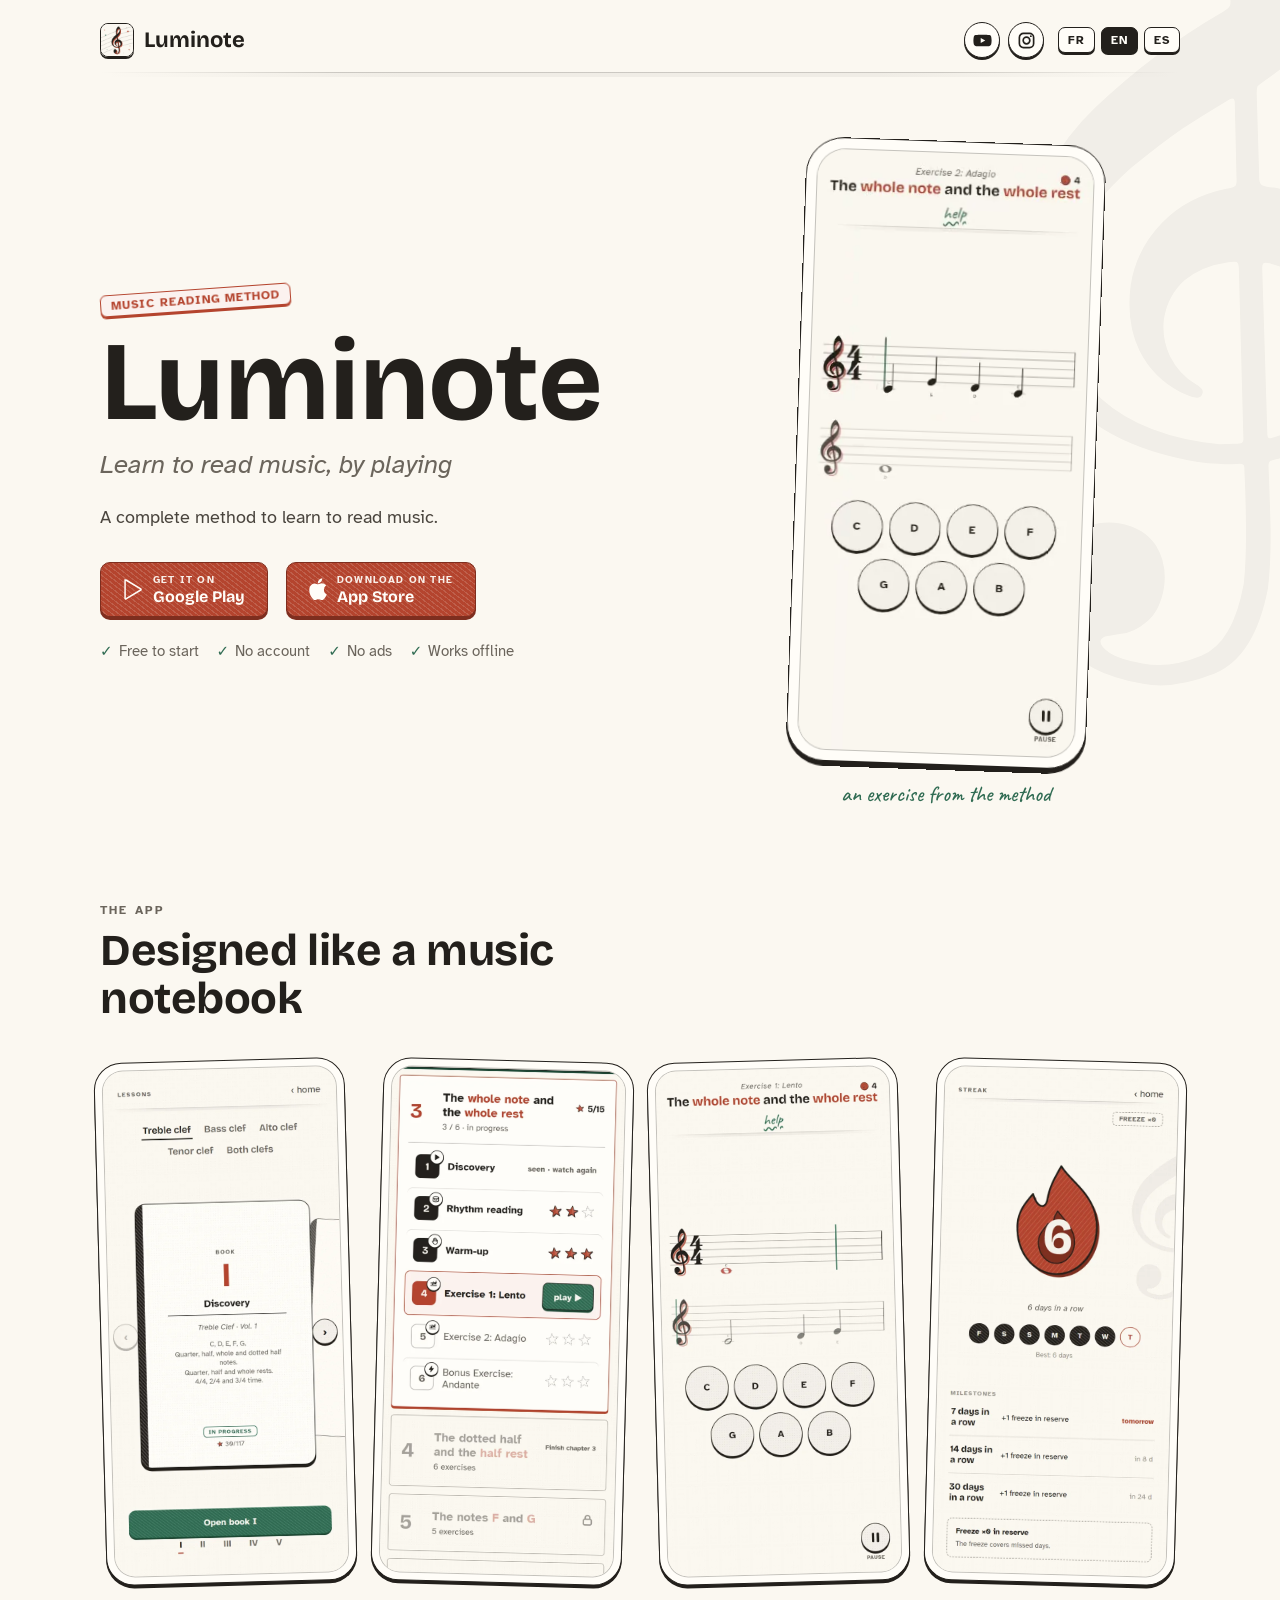
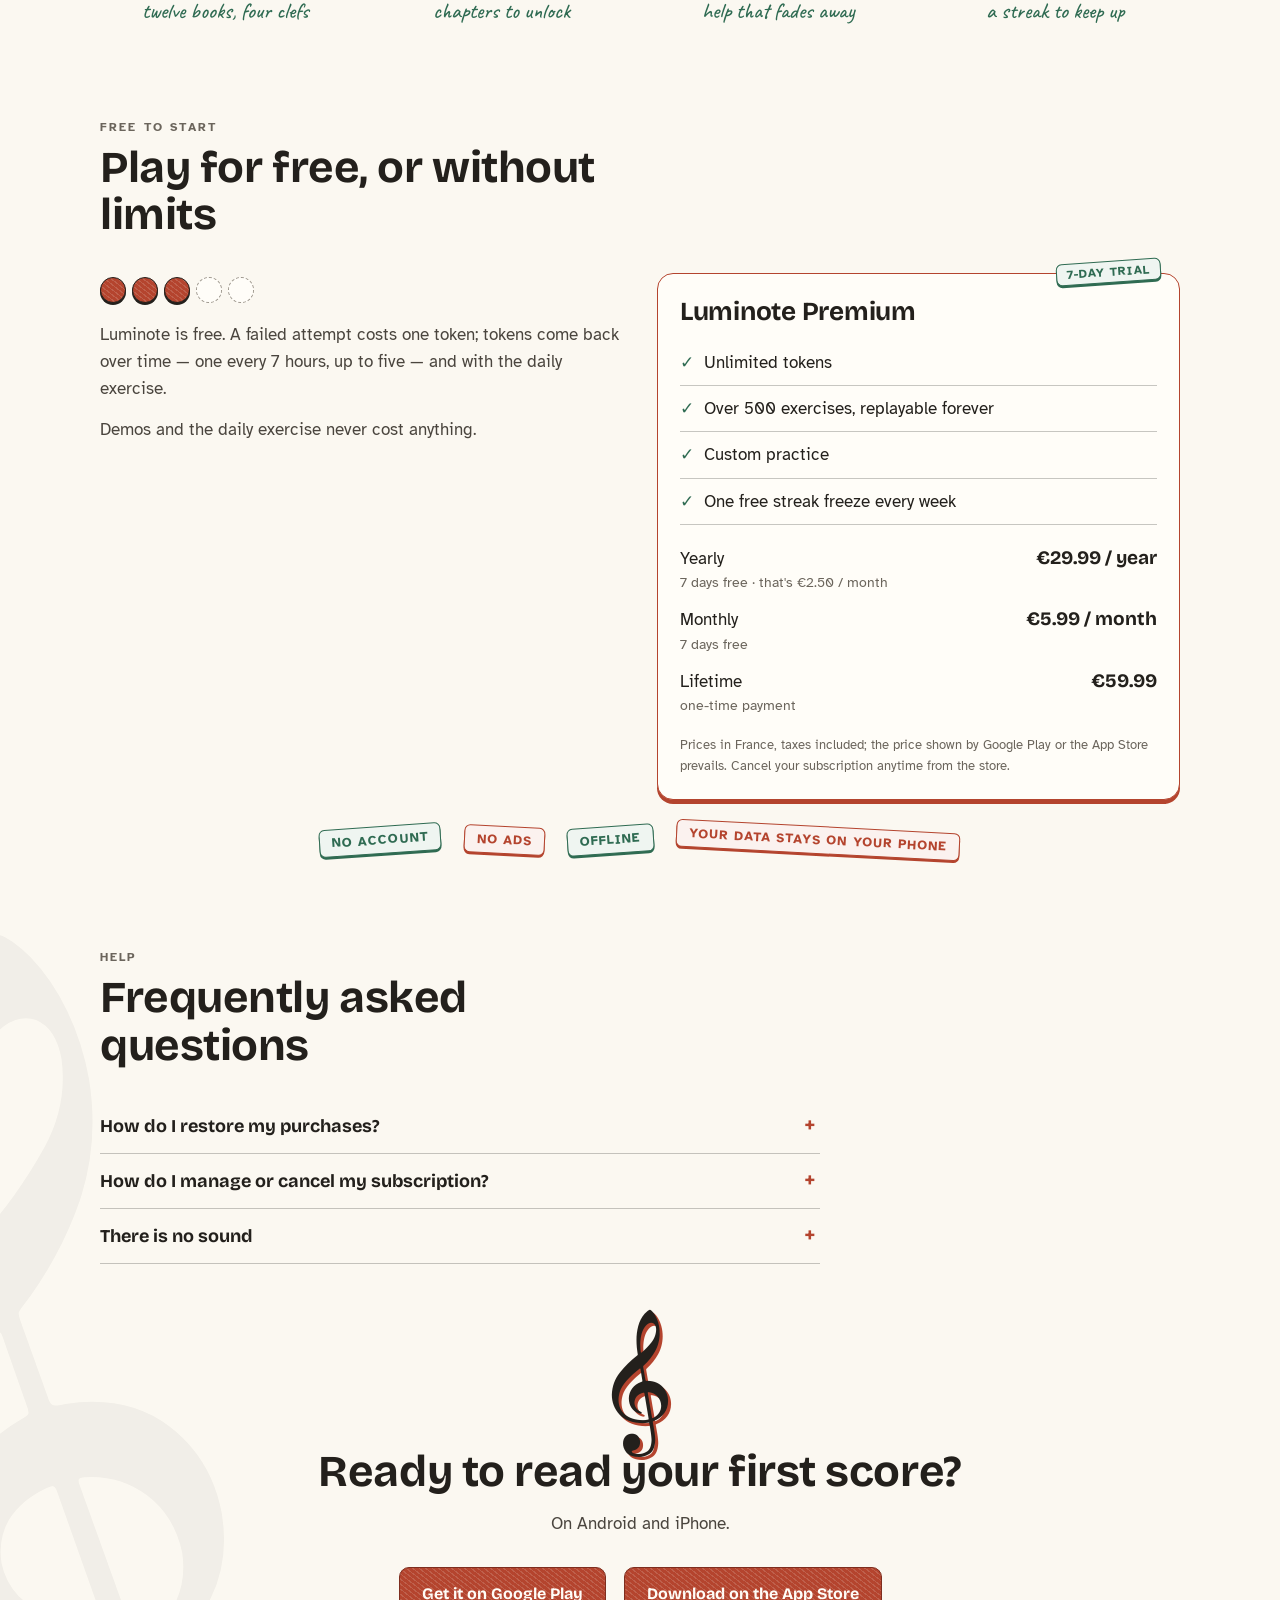
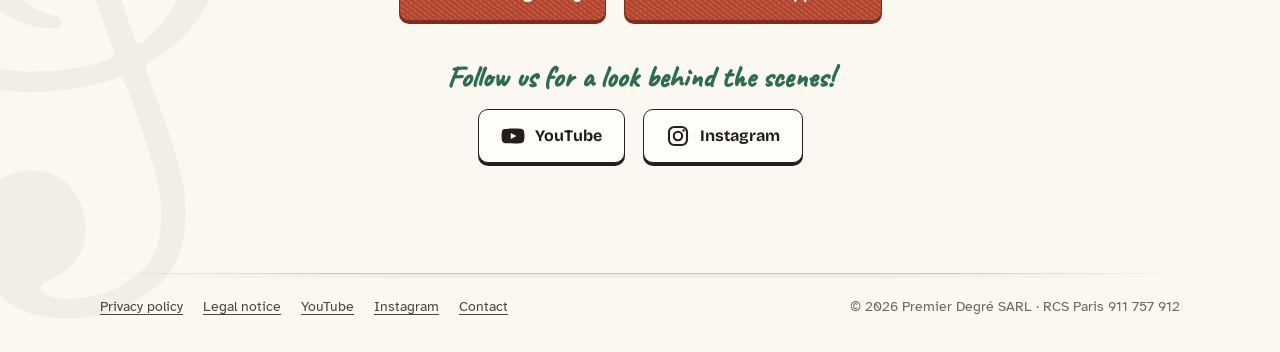
<file: index.html>
<!DOCTYPE html>
<html lang="fr" class="lang-fr">
<head>
<meta charset="utf-8">
<meta name="viewport" content="width=device-width, initial-scale=1">
<title>Luminote — La lecture de notes, en jouant</title>
<meta name="description" content="Luminote apprend à lire la musique : les notes et les rythmes, ensemble, sur de vraies partitions. 12 livres, plus de 500 exercices, quatre clés. Gratuit pour commencer, sans compte, sans publicité. Sur Google Play et l'App Store.">
<meta property="og:title" content="Luminote — La lecture de notes, en jouant">
<meta property="og:description" content="Une méthode complète pour apprendre à lire la musique.">
<meta property="og:image" content="https://luminote-app.com/assets/img/og.png">
<meta property="og:type" content="website">
<meta name="theme-color" content="#FBF8F1">
<link rel="icon" type="image/svg+xml" href="assets/img/favicon.svg">
<link rel="icon" type="image/png" sizes="32x32" href="assets/img/favicon-32.png">
<link rel="apple-touch-icon" href="assets/img/apple-touch-icon.png">
<link rel="preload" href="assets/fonts/Bravura.woff2" as="font" type="font/woff2" crossorigin>
<link rel="stylesheet" href="assets/site.css">
<script src="assets/site.js" defer></script>
<noscript><style>.L{display:revert !important}</style></noscript>
</head>
<body data-title-fr="Luminote — La lecture de notes, en jouant"
      data-title-en="Luminote — Learn to read music, by playing"
      data-title-es="Luminote — La lectura de notas, jugando">

<div class="page">
<span class="filigrane filigrane-heros" aria-hidden="true">&#xE050;</span>
<span class="filigrane filigrane-bas" aria-hidden="true">&#xE050;</span>

<div class="wrap">
  <header class="site-header">
    <a class="brand" href="index.html">
      <img src="assets/img/icon-192.png" alt="" width="34" height="34">
      Luminote
    </a>
    <div class="entete-droite">
      <nav class="reseaux" aria-label="Réseaux / Social / Redes">
        <a class="reseau" href="https://www.youtube.com/channel/UCDqkWlTgruHlAacoFFROLLQ" target="_blank" rel="noopener" aria-label="YouTube" title="YouTube"><svg viewBox="0 0 24 24" aria-hidden="true"><path fill="currentColor" fill-rule="evenodd" d="M23 7.2a3 3 0 0 0-2.1-2.1C19 4.6 12 4.6 12 4.6s-7 0-8.9.5A3 3 0 0 0 1 7.2 31 31 0 0 0 .5 12 31 31 0 0 0 1 16.8a3 3 0 0 0 2.1 2.1c1.9.5 8.9.5 8.9.5s7 0 8.9-.5a3 3 0 0 0 2.1-2.1 31 31 0 0 0 .5-4.8 31 31 0 0 0-.5-4.8zM9.75 15.02V8.98L15.5 12z"/></svg></a>
        <a class="reseau" href="https://www.instagram.com/luminote_app/" target="_blank" rel="noopener" aria-label="Instagram" title="Instagram"><svg viewBox="0 0 24 24" aria-hidden="true" fill="none" stroke="currentColor" stroke-width="2.1"><rect x="3" y="3" width="18" height="18" rx="5.2"/><circle cx="12" cy="12" r="4.2"/><circle cx="17.5" cy="6.5" r="1.2" fill="currentColor" stroke="none"/></svg></a>
      </nav>
      <div class="lang-switch" role="group" aria-label="Langue / Language / Idioma">
      <button type="button" data-lang="fr" aria-pressed="true" lang="fr">FR</button>
      <button type="button" data-lang="en" aria-pressed="false" lang="en">EN</button>
      <button type="button" data-lang="es" aria-pressed="false" lang="es">ES</button>
    </div>
    </div>
  </header>
  <div class="filet"></div>

  <main>
    <!-- ═══ Héros ═══ -->
    <section class="heros">
      <div>
        <span class="tampon tampon-anim">
          <span class="L fr" lang="fr">Méthode de solfège</span>
          <span class="L en" lang="en">Music reading method</span>
          <span class="L es" lang="es">Método de solfeo</span>
        </span>
        <h1>Luminote</h1>
        <p class="devise">
          <span class="L fr" lang="fr">La lecture de notes, en jouant</span>
          <span class="L en" lang="en">Learn to read music, by playing</span>
          <span class="L es" lang="es">La lectura de notas, jugando</span>
        </p>
        <p class="chapo">
          <span class="L fr" lang="fr">Une méthode complète pour apprendre à lire la musique.</span>
          <span class="L en" lang="en">A complete method to learn to read music.</span>
          <span class="L es" lang="es">Un método completo para aprender a leer música.</span>
        </p>
        <div class="ctas">
          <a class="btn btn-store" href="https://play.google.com/store/apps/details?id=fr.premierdegre.solfege">
            <svg width="20" height="22" viewBox="0 0 24 26" fill="none" aria-hidden="true"><path d="M2.5 1.8v22.4c0 .5.6.9 1 .6l17.8-10.6c.5-.3.5-1 0-1.3L3.5 2.2c-.4-.3-1 0-1 .6Z" stroke="currentColor" stroke-width="1.8" stroke-linejoin="round"/></svg>
            <span class="lignes">
              <small class="L fr" lang="fr">Disponible sur</small>
              <small class="L en" lang="en">Get it on</small>
              <small class="L es" lang="es">Disponible en</small>
              Google Play
            </span>
          </a>
          <a class="btn btn-store" href="https://apps.apple.com/app/id6814822558">
            <svg width="18" height="22" viewBox="0 0 17 20" fill="currentColor" aria-hidden="true"><path d="M14.1 10.6c0-2.6 2.1-3.8 2.2-3.9-1.2-1.8-3.1-2-3.7-2-1.6-.2-3.1.9-3.9.9-.8 0-2-.9-3.4-.9C3.6 4.8 2 5.8 1.1 7.4c-1.8 3.2-.5 7.9 1.3 10.5.9 1.3 1.9 2.7 3.2 2.6 1.3-.1 1.8-.8 3.3-.8 1.6 0 2 .8 3.4.8 1.4 0 2.3-1.3 3.1-2.6 1-1.5 1.4-2.9 1.4-3-.1 0-2.7-1-2.7-4.3ZM11.5 3c.7-.9 1.2-2 1-3.2-1 0-2.3.7-3 1.6-.7.8-1.3 2-1.1 3.1 1.2.1 2.3-.6 3.1-1.5Z"/></svg>
            <span class="lignes">
              <small class="L fr" lang="fr">Télécharger dans</small>
              <small class="L en" lang="en">Download on the</small>
              <small class="L es" lang="es">Descargar en</small>
              App Store
            </span>
          </a>
        </div>
        <ul class="reassurance">
          <li><span class="L fr" lang="fr">Gratuit pour commencer</span><span class="L en" lang="en">Free to start</span><span class="L es" lang="es">Gratis para empezar</span></li>
          <li><span class="L fr" lang="fr">Sans compte</span><span class="L en" lang="en">No account</span><span class="L es" lang="es">Sin cuenta</span></li>
          <li><span class="L fr" lang="fr">Sans publicité</span><span class="L en" lang="en">No ads</span><span class="L es" lang="es">Sin publicidad</span></li>
          <li><span class="L fr" lang="fr">Fonctionne hors ligne</span><span class="L en" lang="en">Works offline</span><span class="L es" lang="es">Funciona sin conexión</span></li>
        </ul>
      </div>

      <figure style="margin:0">
        <div class="tel">
          <div class="ecran">
            <video class="L fr" src="assets/img/jeu-fr.mp4" poster="assets/img/jeu-poster-fr.webp" muted autoplay loop playsinline disablepictureinpicture
                   width="390" height="844" aria-label="Luminote"></video>
            <video class="L en" src="assets/img/jeu-en.mp4" poster="assets/img/jeu-poster-en.webp" muted autoplay loop playsinline disablepictureinpicture
                   width="390" height="844" aria-label="Luminote"></video>
            <video class="L es" src="assets/img/jeu-es.mp4" poster="assets/img/jeu-poster-es.webp" muted autoplay loop playsinline disablepictureinpicture
                   width="390" height="844" aria-label="Luminote"></video>
          </div>
        </div>
        <figcaption class="legende manuscrit">
          <span class="L fr" lang="fr">un exercice de la méthode</span>
          <span class="L en" lang="en">an exercise from the method</span>
          <span class="L es" lang="es">un ejercicio del método</span>
        </figcaption>
      </figure>
    </section>

    <!-- ═══ Écrans ═══ -->
    <section aria-labelledby="t-ecrans">
      <span class="libelle">
        <span class="L fr" lang="fr">L'app</span>
        <span class="L en" lang="en">The app</span>
        <span class="L es" lang="es">La app</span>
      </span>
      <h2 class="titre-section" id="t-ecrans">
        <span class="L fr" lang="fr">Pensée comme un carnet de musique</span>
        <span class="L en" lang="en">Designed like a music notebook</span>
        <span class="L es" lang="es">Pensada como un cuaderno de música</span>
      </h2>
      <div class="ecrans">
        <figure>
          <div class="tel"><div class="ecran"><img class="L fr" src="assets/img/ecran-lecons-fr.webp" width="600" height="1298" alt="" loading="lazy">
<img class="L en" src="assets/img/ecran-lecons-en.webp" width="600" height="1298" alt="" loading="lazy">
<img class="L es" src="assets/img/ecran-lecons-es.webp" width="600" height="1298" alt="" loading="lazy"></div></div>
          <figcaption class="manuscrit">
            <span class="L fr" lang="fr">douze livres, quatre clés</span>
            <span class="L en" lang="en">twelve books, four clefs</span>
            <span class="L es" lang="es">doce libros, cuatro claves</span>
          </figcaption>
        </figure>
        <figure>
          <div class="tel"><div class="ecran"><img class="L fr" src="assets/img/ecran-sommaire-fr.webp" width="600" height="1298" alt="" loading="lazy">
<img class="L en" src="assets/img/ecran-sommaire-en.webp" width="600" height="1298" alt="" loading="lazy">
<img class="L es" src="assets/img/ecran-sommaire-es.webp" width="600" height="1298" alt="" loading="lazy"></div></div>
          <figcaption class="manuscrit">
            <span class="L fr" lang="fr">des chapitres à débloquer</span>
            <span class="L en" lang="en">chapters to unlock</span>
            <span class="L es" lang="es">capítulos por desbloquear</span>
          </figcaption>
        </figure>
        <figure>
          <div class="tel"><div class="ecran"><img class="L fr" src="assets/img/ecran-jeu-fr.webp" width="600" height="1298" alt="" loading="lazy">
<img class="L en" src="assets/img/ecran-jeu-en.webp" width="600" height="1298" alt="" loading="lazy">
<img class="L es" src="assets/img/ecran-jeu-es.webp" width="600" height="1298" alt="" loading="lazy"></div></div>
          <figcaption class="manuscrit">
            <span class="L fr" lang="fr">l'aide qui s'efface</span>
            <span class="L en" lang="en">help that fades away</span>
            <span class="L es" lang="es">la ayuda que se desvanece</span>
          </figcaption>
        </figure>
        <figure>
          <div class="tel"><div class="ecran"><img class="L fr" src="assets/img/ecran-serie-fr.webp" width="600" height="1298" alt="" loading="lazy">
<img class="L en" src="assets/img/ecran-serie-en.webp" width="600" height="1298" alt="" loading="lazy">
<img class="L es" src="assets/img/ecran-serie-es.webp" width="600" height="1298" alt="" loading="lazy"></div></div>
          <figcaption class="manuscrit">
            <span class="L fr" lang="fr">une série à entretenir</span>
            <span class="L en" lang="en">a streak to keep up</span>
            <span class="L es" lang="es">una racha que mantener</span>
          </figcaption>
        </figure>
      </div>
    </section>

    <!-- ═══ L'offre ═══ -->
    <section aria-labelledby="t-offre">
      <span class="libelle">
        <span class="L fr" lang="fr">Gratuit pour commencer</span>
        <span class="L en" lang="en">Free to start</span>
        <span class="L es" lang="es">Gratis para empezar</span>
      </span>
      <h2 class="titre-section" id="t-offre">
        <span class="L fr" lang="fr">Joue gratuitement, ou sans compter</span>
        <span class="L en" lang="en">Play for free, or without limits</span>
        <span class="L es" lang="es">Juega gratis, o sin límites</span>
      </h2>
      <div class="offre">
        <div class="offre-gratuit">
          <div class="jetons" aria-hidden="true"><i></i><i></i><i></i><i class="vide"></i><i class="vide"></i></div>
          <p>
            <span class="L fr" lang="fr">Luminote est gratuit. Une tentative ratée coûte un jeton&nbsp;; les jetons reviennent avec le temps — un toutes les 7&nbsp;heures, jusqu'à cinq — et avec l'exercice du jour.</span>
            <span class="L en" lang="en">Luminote is free. A failed attempt costs one token; tokens come back over time — one every 7 hours, up to five — and with the daily exercise.</span>
            <span class="L es" lang="es">Luminote es gratis. Un intento fallido cuesta una ficha; las fichas vuelven con el tiempo — una cada 7 horas, hasta cinco — y con el ejercicio del día.</span>
          </p>
          <p>
            <span class="L fr" lang="fr">Les démos et l'exercice du jour ne coûtent jamais rien.</span>
            <span class="L en" lang="en">Demos and the daily exercise never cost anything.</span>
            <span class="L es" lang="es">Las demos y el ejercicio del día nunca cuestan nada.</span>
          </p>
        </div>
        <div class="carte complete">
          <span class="tampon vert">
            <span class="L fr" lang="fr">7 jours d'essai</span>
            <span class="L en" lang="en">7-day trial</span>
            <span class="L es" lang="es">7 días de prueba</span>
          </span>
          <h3>Luminote Premium</h3>
          <ul class="avantages">
            <li><span class="L fr" lang="fr">Jetons illimités</span><span class="L en" lang="en">Unlimited tokens</span><span class="L es" lang="es">Fichas ilimitadas</span></li>
            <li><span class="L fr" lang="fr">Plus de 500 exercices rejouables à l'infini</span><span class="L en" lang="en">Over 500 exercises, replayable forever</span><span class="L es" lang="es">Más de 500 ejercicios que puedes repetir sin fin</span></li>
            <li><span class="L fr" lang="fr">L'entraînement personnalisé</span><span class="L en" lang="en">Custom practice</span><span class="L es" lang="es">La práctica personalizada</span></li>
            <li><span class="L fr" lang="fr">Un gel de série offert chaque semaine</span><span class="L en" lang="en">One free streak freeze every week</span><span class="L es" lang="es">Un hielo de racha gratis cada semana</span></li>
          </ul>
          <ul class="prix">
            <li>
              <span><span class="L fr" lang="fr">Annuel</span><span class="L en" lang="en">Yearly</span><span class="L es" lang="es">Anual</span>
                <span class="sous"><span class="L fr" lang="fr">7 jours gratuits · soit 2,50&nbsp;€ / mois</span><span class="L en" lang="en">7 days free · that's €2.50 / month</span><span class="L es" lang="es">7 días gratis · solo 2,50&nbsp;€ / mes</span></span></span>
              <b><span class="L fr" lang="fr">29,99&nbsp;€ / an</span><span class="L en" lang="en">€29.99 / year</span><span class="L es" lang="es">29,99&nbsp;€ / año</span></b>
            </li>
            <li>
              <span><span class="L fr" lang="fr">Mensuel</span><span class="L en" lang="en">Monthly</span><span class="L es" lang="es">Mensual</span>
                <span class="sous"><span class="L fr" lang="fr">7 jours gratuits</span><span class="L en" lang="en">7 days free</span><span class="L es" lang="es">7 días gratis</span></span></span>
              <b><span class="L fr" lang="fr">5,99&nbsp;€ / mois</span><span class="L en" lang="en">€5.99 / month</span><span class="L es" lang="es">5,99&nbsp;€ / mes</span></b>
            </li>
            <li>
              <span><span class="L fr" lang="fr">À vie</span><span class="L en" lang="en">Lifetime</span><span class="L es" lang="es">De por vida</span>
                <span class="sous"><span class="L fr" lang="fr">paiement unique</span><span class="L en" lang="en">one-time payment</span><span class="L es" lang="es">pago único</span></span></span>
              <b><span class="L fr" lang="fr">59,99&nbsp;€</span><span class="L en" lang="en">€59.99</span><span class="L es" lang="es">59,99&nbsp;€</span></b>
            </li>
          </ul>
          <p class="petit">
            <span class="L fr" lang="fr">Prix en France, TTC&nbsp;; le prix affiché par Google Play ou l'App Store fait foi. Abonnement résiliable à tout moment depuis le store.</span>
            <span class="L en" lang="en">Prices in France, taxes included; the price shown by Google Play or the App Store prevails. Cancel your subscription anytime from the store.</span>
            <span class="L es" lang="es">Precios en Francia, IVA incluido; prevalece el precio mostrado por Google Play o la App Store. Suscripción cancelable en cualquier momento desde la tienda.</span>
          </p>
        </div>
      </div>
      <div class="engagements">
        <span class="tampon vert"><span class="L fr" lang="fr">Sans compte</span><span class="L en" lang="en">No account</span><span class="L es" lang="es">Sin cuenta</span></span>
        <span class="tampon"><span class="L fr" lang="fr">Sans publicité</span><span class="L en" lang="en">No ads</span><span class="L es" lang="es">Sin publicidad</span></span>
        <span class="tampon vert"><span class="L fr" lang="fr">Hors ligne</span><span class="L en" lang="en">Offline</span><span class="L es" lang="es">Sin conexión</span></span>
        <span class="tampon"><span class="L fr" lang="fr">Tes données restent sur ton téléphone</span><span class="L en" lang="en">Your data stays on your phone</span><span class="L es" lang="es">Tus datos se quedan en tu teléfono</span></span>
      </div>
    </section>

    <!-- ═══ Questions fréquentes (05/11) ═══ -->
    <section aria-labelledby="t-faq">
      <span class="libelle">
        <span class="L fr" lang="fr">Aide</span>
        <span class="L en" lang="en">Help</span>
        <span class="L es" lang="es">Ayuda</span>
      </span>
      <h2 class="titre-section" id="t-faq">
        <span class="L fr" lang="fr">Questions fréquentes</span>
        <span class="L en" lang="en">Frequently asked questions</span>
        <span class="L es" lang="es">Preguntas frecuentes</span>
      </h2>
      <div class="faq">
        <details>
          <summary>
            <span class="L fr" lang="fr">Comment restaurer mes achats&nbsp;?</span>
            <span class="L en" lang="en">How do I restore my purchases?</span>
            <span class="L es" lang="es">¿Cómo restauro mis compras?</span>
          </summary>
          <p>
            <span class="L fr" lang="fr">Dans l'app, Réglages › Restaurer mes achats. Le téléphone doit être connecté au même compte Google ou Apple que lors de l'achat.</span>
            <span class="L en" lang="en">In the app, Settings › Restore purchases. The phone must be signed in to the same Google or Apple account used for the purchase.</span>
            <span class="L es" lang="es">En la app, Ajustes › Restaurar compras. El teléfono debe usar la misma cuenta de Google o Apple que en la compra.</span>
          </p>
        </details>
        <details>
          <summary>
            <span class="L fr" lang="fr">Comment gérer ou résilier mon abonnement&nbsp;?</span>
            <span class="L en" lang="en">How do I manage or cancel my subscription?</span>
            <span class="L es" lang="es">¿Cómo gestiono o cancelo mi suscripción?</span>
          </summary>
          <p>
            <span class="L fr" lang="fr">Dans l'app, Réglages › Mon abonnement. Sur Android, aussi dans Google Play › Paiements et abonnements › Abonnements. Sur iPhone, dans Réglages › votre nom › Abonnements. La résiliation prend effet à la fin de la période en cours.</span>
            <span class="L en" lang="en">In the app, Settings › My subscription. On Android, also in Google Play › Payments &amp; subscriptions › Subscriptions. On iPhone, in Settings › your name › Subscriptions. Cancellation takes effect at the end of the current period.</span>
            <span class="L es" lang="es">En la app, Ajustes › Mi suscripción. En Android, también en Google Play › Pagos y suscripciones › Suscripciones. En iPhone, en Ajustes › tu nombre › Suscripciones. La cancelación se aplica al final del periodo en curso.</span>
          </p>
        </details>
        <details>
          <summary>
            <span class="L fr" lang="fr">Il n'y a pas de son</span>
            <span class="L en" lang="en">There is no sound</span>
            <span class="L es" lang="es">No hay sonido</span>
          </summary>
          <p>
            <span class="L fr" lang="fr">Vérifier le volume du téléphone et la sortie audio (écouteurs, enceinte Bluetooth). Si le son ne revient pas, fermer complètement l'app puis la rouvrir. Avec des écouteurs Bluetooth, Réglages › Étalonnage du rythme corrige le léger retard du son.</span>
            <span class="L en" lang="en">Check the phone volume and the audio output (headphones, Bluetooth speaker). If the sound does not come back, fully close the app and open it again. With Bluetooth headphones, Settings › Rhythm calibration fixes the slight sound delay.</span>
            <span class="L es" lang="es">Comprobar el volumen del teléfono y la salida de audio (auriculares, altavoz Bluetooth). Si el sonido no vuelve, cerrar la app por completo y abrirla de nuevo. Con auriculares Bluetooth, Ajustes › Calibración del ritmo corrige el ligero retraso del sonido.</span>
          </p>
        </details>
      </div>
    </section>

    <!-- ═══ Bandeau final ═══ -->
    <section class="final">
      <span class="clef" aria-hidden="true">&#xE050;</span>
      <h2>
        <span class="L fr" lang="fr">Prêt à lire ta première partition&nbsp;?</span>
        <span class="L en" lang="en">Ready to read your first score?</span>
        <span class="L es" lang="es">¿Listo para leer tu primera partitura?</span>
      </h2>
      <p class="chapo">
        <span class="L fr" lang="fr">Sur Android et iPhone.</span>
        <span class="L en" lang="en">On Android and iPhone.</span>
        <span class="L es" lang="es">En Android y iPhone.</span>
      </p>
      <div class="ctas">
        <a class="btn btn-store" href="https://play.google.com/store/apps/details?id=fr.premierdegre.solfege">
          <span class="L fr" lang="fr">Télécharger sur Google Play</span>
          <span class="L en" lang="en">Get it on Google Play</span>
          <span class="L es" lang="es">Descargar en Google Play</span>
        </a>
        <a class="btn btn-store" href="https://apps.apple.com/app/id6814822558">
          <span class="L fr" lang="fr">Télécharger dans l'App Store</span>
          <span class="L en" lang="en">Download on the App Store</span>
          <span class="L es" lang="es">Descargar en la App Store</span>
        </a>
      </div>
      <div class="suivre">
        <p class="suivre-titre">
          <span class="L fr" lang="fr">Suis-nous, on y montre les coulisses&nbsp;!</span>
          <span class="L en" lang="en">Follow us for a look behind the scenes!</span>
          <span class="L es" lang="es">¡Síguenos y descubre lo que hay detrás!</span>
        </p>
        <div class="ctas">
          <a class="btn btn-reseau" href="https://www.youtube.com/channel/UCDqkWlTgruHlAacoFFROLLQ" target="_blank" rel="noopener"><svg viewBox="0 0 24 24" aria-hidden="true"><path fill="currentColor" fill-rule="evenodd" d="M23 7.2a3 3 0 0 0-2.1-2.1C19 4.6 12 4.6 12 4.6s-7 0-8.9.5A3 3 0 0 0 1 7.2 31 31 0 0 0 .5 12 31 31 0 0 0 1 16.8a3 3 0 0 0 2.1 2.1c1.9.5 8.9.5 8.9.5s7 0 8.9-.5a3 3 0 0 0 2.1-2.1 31 31 0 0 0 .5-4.8 31 31 0 0 0-.5-4.8zM9.75 15.02V8.98L15.5 12z"/></svg>YouTube</a>
          <a class="btn btn-reseau" href="https://www.instagram.com/luminote_app/" target="_blank" rel="noopener"><svg viewBox="0 0 24 24" aria-hidden="true" fill="none" stroke="currentColor" stroke-width="2.1"><rect x="3" y="3" width="18" height="18" rx="5.2"/><circle cx="12" cy="12" r="4.2"/><circle cx="17.5" cy="6.5" r="1.2" fill="currentColor" stroke="none"/></svg>Instagram</a>
        </div>
      </div>
    </section>
  </main>

  <footer class="site-footer">
    <div class="filet"></div>
    <div class="pied">
      <nav aria-label="Pages légales">
        <a href="confidentialite.html">
          <span class="L fr" lang="fr">Politique de confidentialité</span>
          <span class="L en" lang="en">Privacy policy</span>
          <span class="L es" lang="es">Política de privacidad</span>
        </a>
        <a href="mentions-legales.html">
          <span class="L fr" lang="fr">Mentions légales</span>
          <span class="L en" lang="en">Legal notice</span>
          <span class="L es" lang="es">Aviso legal</span>
        </a>
        <a href="https://www.youtube.com/channel/UCDqkWlTgruHlAacoFFROLLQ" target="_blank" rel="noopener">YouTube</a>
        <a href="https://www.instagram.com/luminote_app/" target="_blank" rel="noopener">Instagram</a>
        <a href="mailto:premierdegrepro@gmail.com">Contact</a>
      </nav>
      <p>© 2026 Premier Degré SARL · RCS Paris 911 757 912</p>
    </div>
  </footer>
</div>
</div>

</body>
</html>
</file>
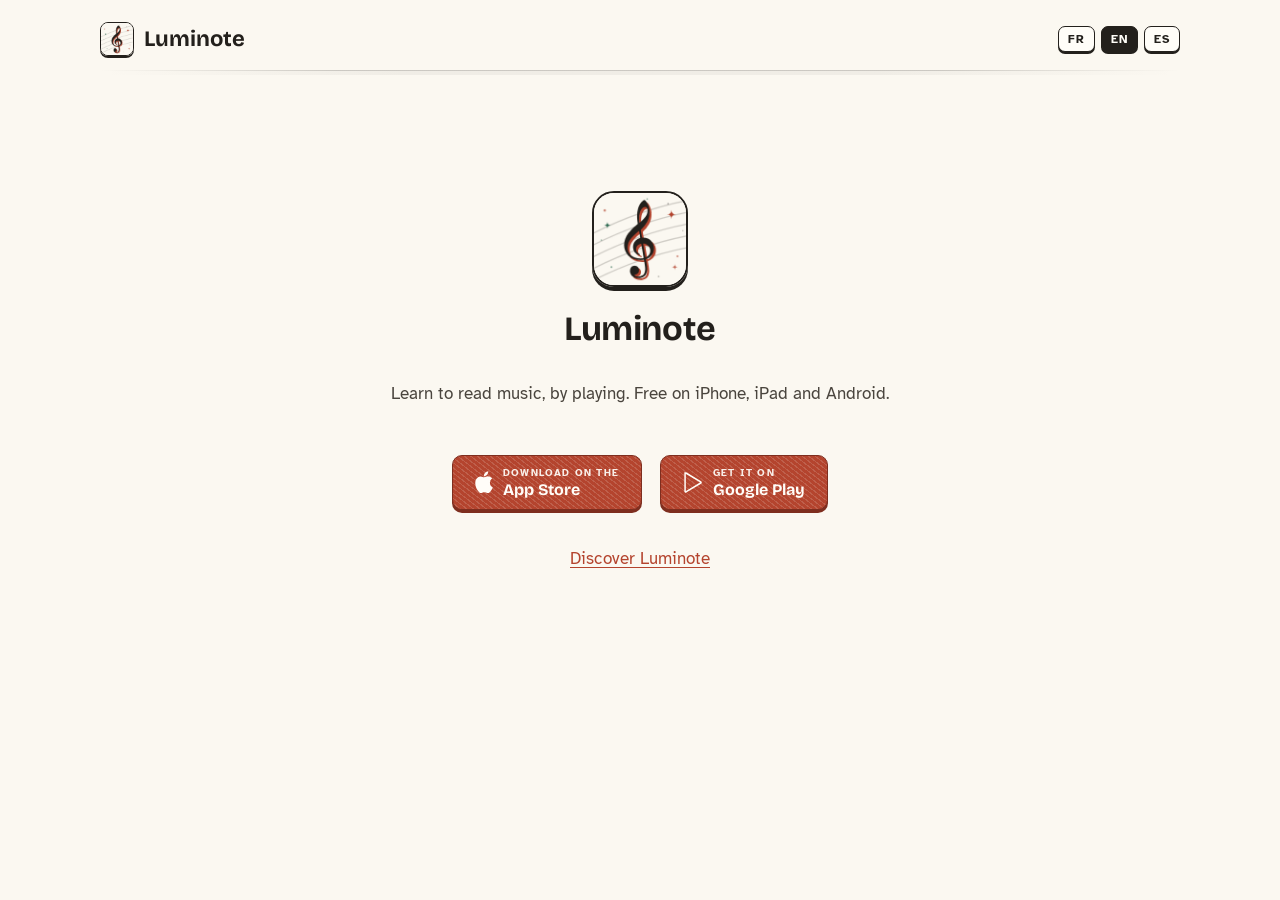
<file: app/index.html>
<!DOCTYPE html>
<html lang="fr" class="lang-fr">
<head>
<meta charset="utf-8">
<meta name="viewport" content="width=device-width, initial-scale=1">
<title>Luminote — Télécharger l'app</title>
<!-- Lien unique vers l'app (07/11, demande de Nestor) : iPhone et iPad vont sur l'App Store,
     Android sur Google Play, les autres appareils voient cette page avec les deux boutons.
     La redirection est faite tout de suite, avant l'affichage de la page. -->
<!-- La source (07/11) : /app/?src=youtube (ou instagram, tiktok…) et, au besoin, &c=<campagne>.
     Elle est transmise aux stores pour savoir d'où viennent les téléchargements :
     Google Play la reçoit en UTM (Play Console, Acquisition) ; l'App Store en jeton de campagne
     (App Store Connect, Analytics, Campagnes), seulement si APPLE_PT est renseigné. -->
<script>
  (function () {
    // Le « provider token » d'Apple (App Store Connect, générateur de liens de campagne) ; vide = pas de suivi iOS.
    var APPLE_PT = '129496444';
    var IOS = 'https://apps.apple.com/app/id6814822558';
    var ANDROID = 'https://play.google.com/store/apps/details?id=fr.premierdegre.solfege';
    var q = new URLSearchParams(location.search);
    var propre = function (v) { return (v || '').toLowerCase().replace(/[^a-z0-9_-]/g, '').slice(0, 40); };
    var src = propre(q.get('src'));
    var camp = propre(q.get('c')) || 'lancement';
    if (src) {
      if (APPLE_PT) IOS += '?pt=' + APPLE_PT + '&ct=' + src + (q.get('c') ? '-' + camp : '') + '&mt=8';
      ANDROID += '&referrer=' + encodeURIComponent('utm_source=' + src + '&utm_medium=social&utm_campaign=' + camp);
    }
    window.LUMINOTE_STORES = { ios: IOS, android: ANDROID };
    var ua = navigator.userAgent || '';
    // iPadOS se présente comme un Mac : on le reconnaît à l'écran tactile.
    var ipad = navigator.platform === 'MacIntel' && navigator.maxTouchPoints > 1;
    if (/iPhone|iPad|iPod/i.test(ua) || ipad) location.replace(IOS);
    else if (/Android/i.test(ua)) location.replace(ANDROID);
  })();
</script>
<meta name="description" content="Luminote apprend à lire la musique, en jouant. Gratuit sur l'App Store et Google Play.">
<meta property="og:title" content="Luminote — La lecture de notes, en jouant">
<meta property="og:description" content="Gratuit sur iPhone, iPad et Android.">
<meta property="og:image" content="https://luminote-app.com/assets/img/og.png">
<meta property="og:url" content="https://luminote-app.com/app/">
<meta property="og:type" content="website">
<link rel="canonical" href="https://luminote-app.com/">
<meta name="theme-color" content="#FBF8F1">
<link rel="icon" type="image/svg+xml" href="../assets/img/favicon.svg">
<link rel="icon" type="image/png" sizes="32x32" href="../assets/img/favicon-32.png">
<link rel="apple-touch-icon" href="../assets/img/apple-touch-icon.png">
<link rel="stylesheet" href="../assets/site.css">
<script src="../assets/site.js" defer></script>
<noscript><style>.L{display:revert !important}</style></noscript>
<style>
  .telecharger { min-height: 70vh; display: flex; flex-direction: column; align-items: center; justify-content: center; text-align: center; gap: 18px; padding: 40px 0; }
  .telecharger img.icone { width: 96px; height: 96px; border-radius: 22px; border: 2px solid var(--encre, #23201C); box-shadow: 0 4px 0 var(--encre, #23201C); }
  .telecharger h1 { margin: 6px 0 0; }
  .telecharger .ctas { justify-content: center; }
</style>
</head>
<body data-title-fr="Luminote — Télécharger l'app"
      data-title-en="Luminote — Get the app"
      data-title-es="Luminote — Descargar la app">

<div class="page">
<div class="wrap">
  <header class="site-header">
    <a class="brand" href="../index.html">
      <img src="../assets/img/icon-192.png" alt="" width="34" height="34">
      Luminote
    </a>
    <div class="entete-droite">
      <div class="lang-switch" role="group" aria-label="Langue / Language / Idioma">
        <button type="button" data-lang="fr" aria-pressed="true" lang="fr">FR</button>
        <button type="button" data-lang="en" aria-pressed="false" lang="en">EN</button>
        <button type="button" data-lang="es" aria-pressed="false" lang="es">ES</button>
      </div>
    </div>
  </header>
  <div class="filet"></div>

  <main class="telecharger">
    <img class="icone" src="../assets/img/icon-192.png" alt="">
    <h1>Luminote</h1>
    <p class="chapo">
      <span class="L fr" lang="fr">La lecture de notes, en jouant. Gratuit sur iPhone, iPad et Android.</span>
      <span class="L en" lang="en">Learn to read music, by playing. Free on iPhone, iPad and Android.</span>
      <span class="L es" lang="es">La lectura de notas, jugando. Gratis en iPhone, iPad y Android.</span>
    </p>
    <div class="ctas">
      <a class="btn btn-store" href="https://apps.apple.com/app/id6814822558">
        <svg width="18" height="22" viewBox="0 0 17 20" fill="currentColor" aria-hidden="true"><path d="M14.1 10.6c0-2.6 2.1-3.8 2.2-3.9-1.2-1.8-3.1-2-3.7-2-1.6-.2-3.1.9-3.9.9-.8 0-2-.9-3.4-.9C3.6 4.8 2 5.8 1.1 7.4c-1.8 3.2-.5 7.9 1.3 10.5.9 1.3 1.9 2.7 3.2 2.6 1.3-.1 1.8-.8 3.3-.8 1.6 0 2 .8 3.4.8 1.4 0 2.3-1.3 3.1-2.6 1-1.5 1.4-2.9 1.4-3-.1 0-2.7-1-2.7-4.3ZM11.5 3c.7-.9 1.2-2 1-3.2-1 0-2.3.7-3 1.6-.7.8-1.3 2-1.1 3.1 1.2.1 2.3-.6 3.1-1.5Z"/></svg>
        <span class="lignes">
          <small class="L fr" lang="fr">Télécharger dans</small>
          <small class="L en" lang="en">Download on the</small>
          <small class="L es" lang="es">Descargar en</small>
          App Store
        </span>
      </a>
      <a class="btn btn-store" href="https://play.google.com/store/apps/details?id=fr.premierdegre.solfege">
        <svg width="20" height="22" viewBox="0 0 24 26" fill="none" aria-hidden="true"><path d="M2.5 1.8v22.4c0 .5.6.9 1 .6l17.8-10.6c.5-.3.5-1 0-1.3L3.5 2.2c-.4-.3-1 0-1 .6Z" stroke="currentColor" stroke-width="1.8" stroke-linejoin="round"/></svg>
        <span class="lignes">
          <small class="L fr" lang="fr">Disponible sur</small>
          <small class="L en" lang="en">Get it on</small>
          <small class="L es" lang="es">Disponible en</small>
          Google Play
        </span>
      </a>
    </div>
    <p>
      <a href="../index.html">
        <span class="L fr" lang="fr">Découvrir Luminote</span>
        <span class="L en" lang="en">Discover Luminote</span>
        <span class="L es" lang="es">Descubrir Luminote</span>
      </a>
    </p>
  </main>
</div>
</div>
<script>
  // Les boutons de la page de repli gardent la source, comme la redirection.
  (function () {
    var s = window.LUMINOTE_STORES;
    if (!s) return;
    document.querySelectorAll('a[href^="https://apps.apple.com"]').forEach(function (a) { a.href = s.ios; });
    document.querySelectorAll('a[href^="https://play.google.com"]').forEach(function (a) { a.href = s.android; });
  })();
</script>

</body>
</html>
</file>
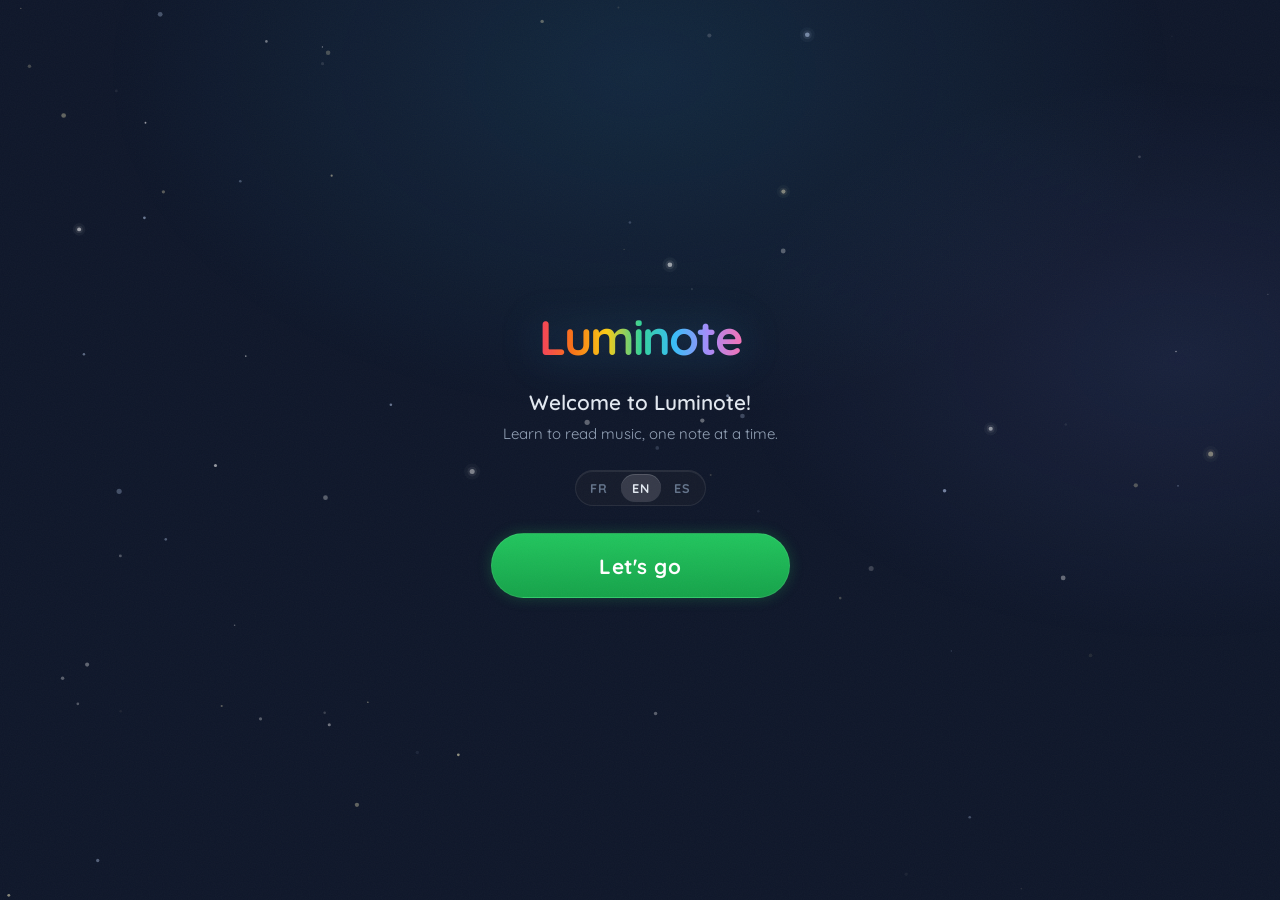
<file: demo/app/index.html>
<!doctype html>
<html lang="fr">
  <head>
    <meta charset="UTF-8" />
    <link rel="icon" type="image/png" href="./favicon.png" />
    <meta name="viewport" content="width=device-width, initial-scale=1.0, viewport-fit=cover" />
    <title>Luminote</title>
    <style>/* démo intégrée : pas de barres de scroll visibles */ html,body{overflow:hidden} *{scrollbar-width:none} *::-webkit-scrollbar{display:none}</style>
    <script type="module" crossorigin src="./assets/index-CagKv5dr.js"></script>
    <link rel="stylesheet" crossorigin href="./assets/index-0i04YI5d.css">
  </head>
  <body>
    <div id="root"></div>
  </body>
</html>
</file>
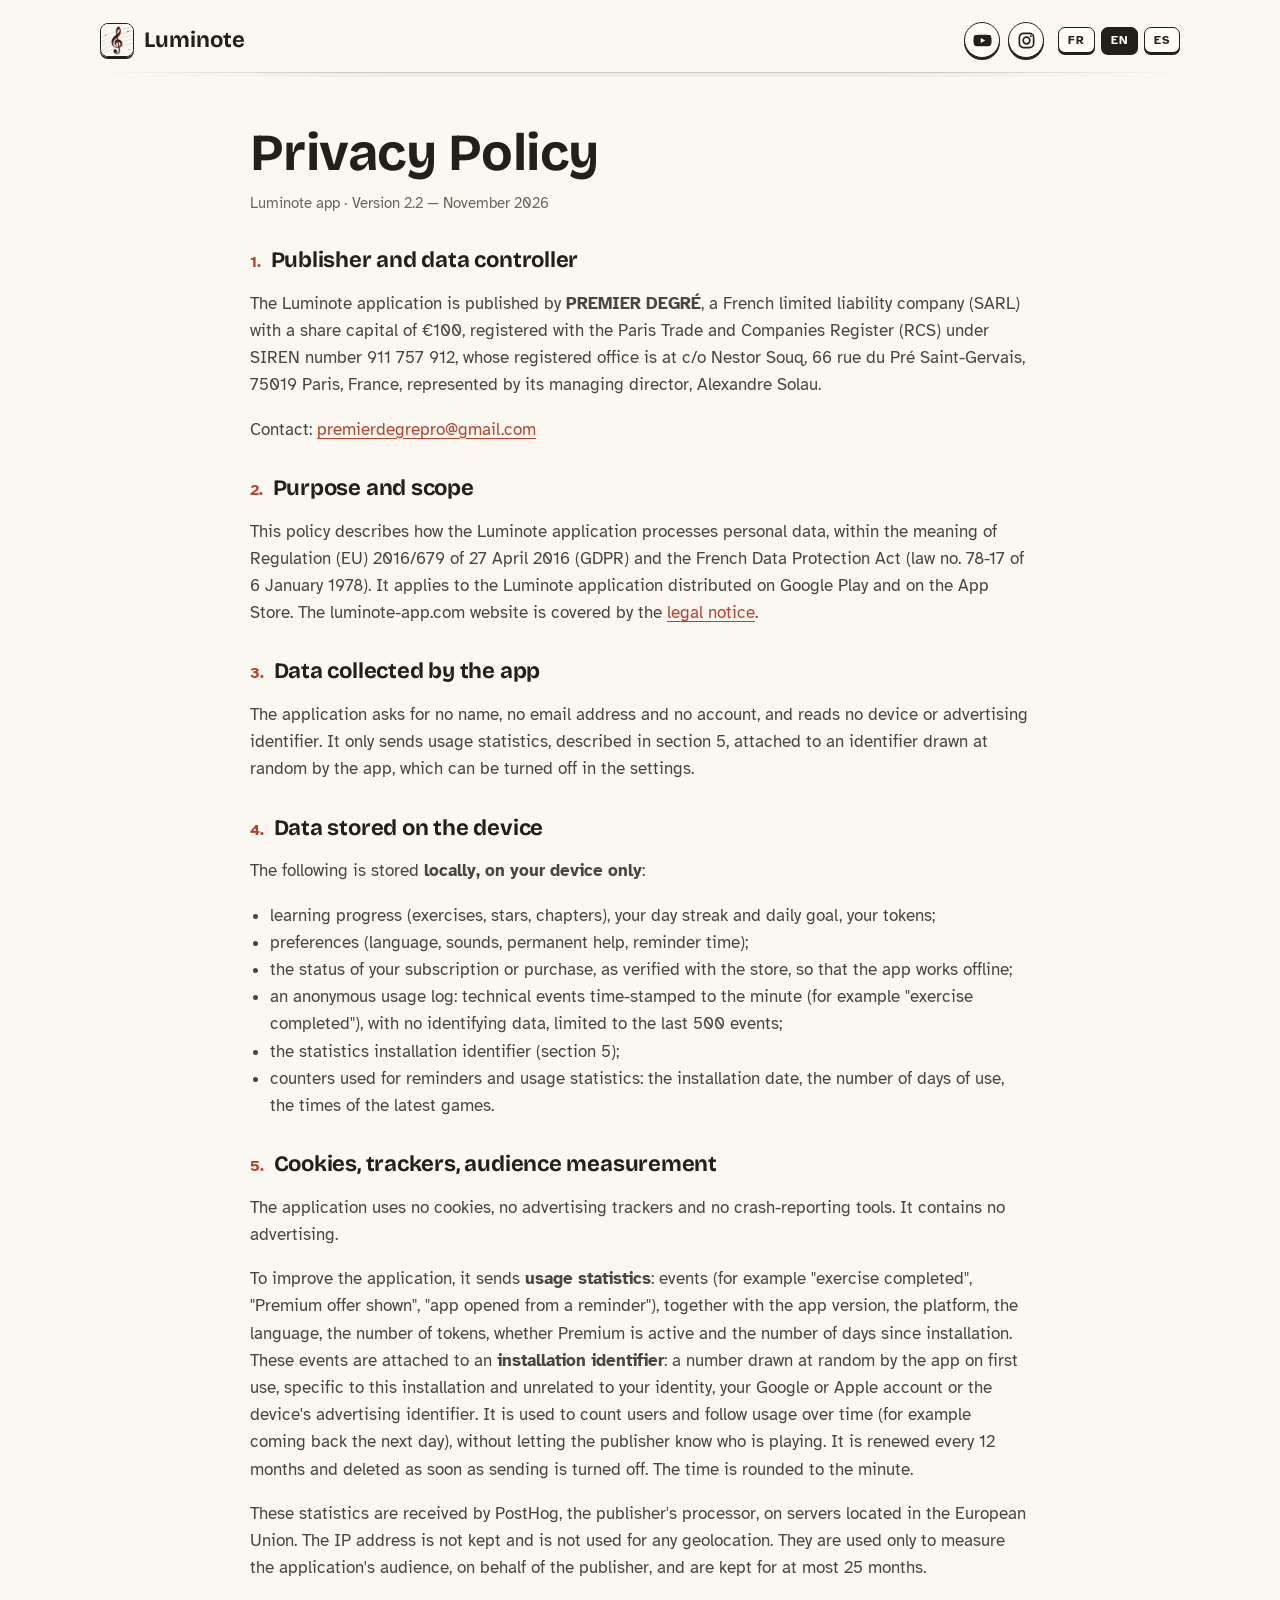
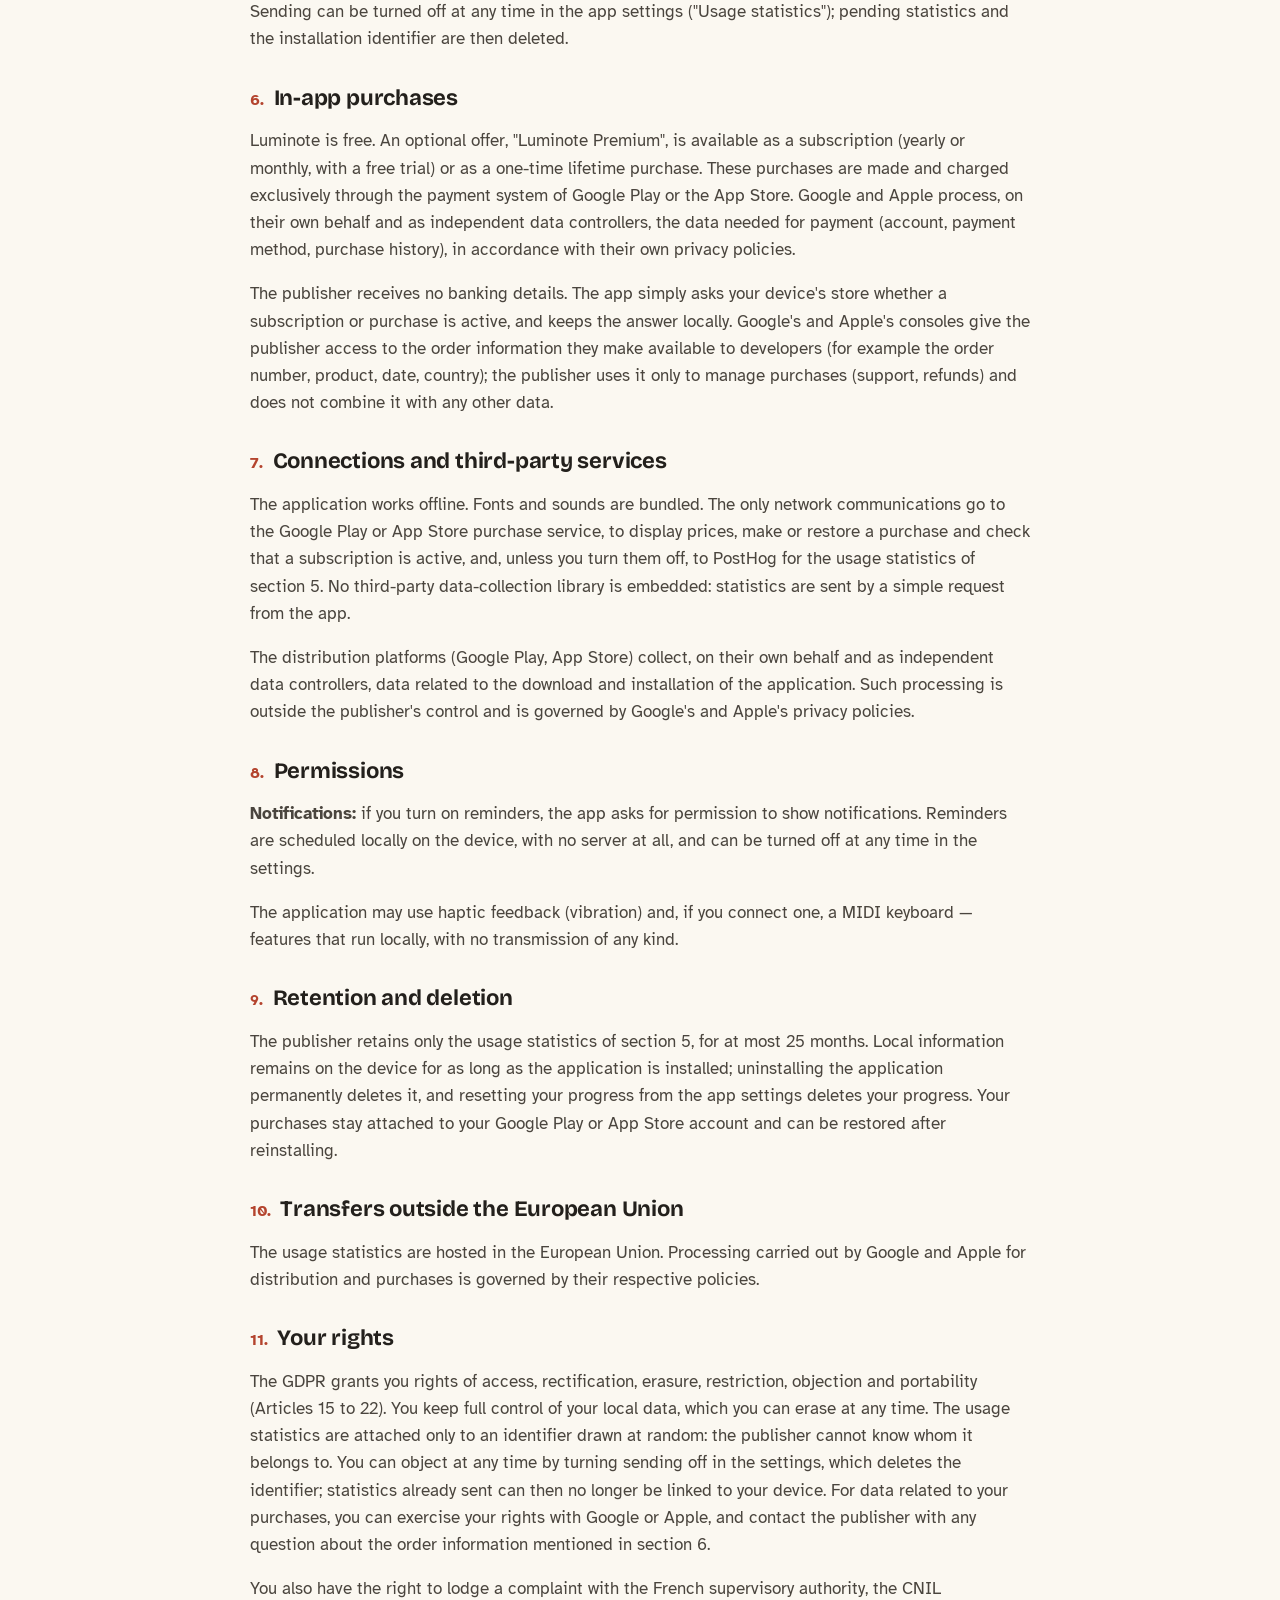
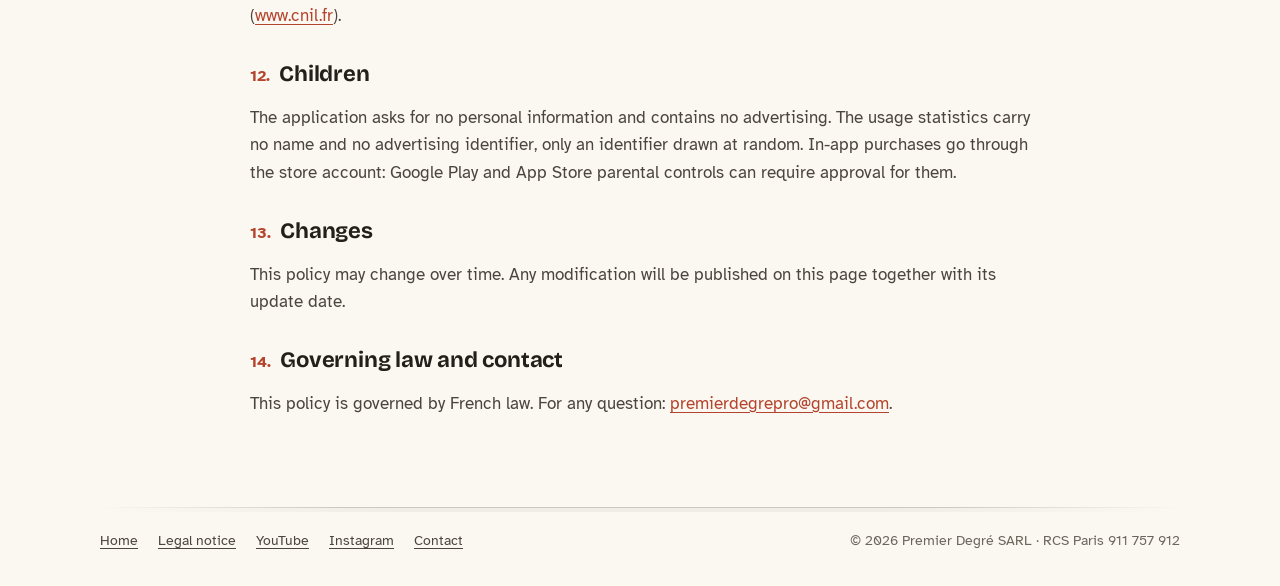
<file: confidentialite.html>
<!DOCTYPE html>
<html lang="fr" class="lang-fr">
<head>
<meta charset="utf-8">
<meta name="viewport" content="width=device-width, initial-scale=1">
<title>Politique de confidentialité — Luminote</title>
<meta name="description" content="Politique de confidentialité de l'application Luminote : aucune donnée personnelle collectée par l'application, progression conservée sur l'appareil, achats traités par Google Play et l'App Store.">
<meta name="theme-color" content="#FBF8F1">
<link rel="icon" type="image/svg+xml" href="assets/img/favicon.svg">
<link rel="icon" type="image/png" sizes="32x32" href="assets/img/favicon-32.png">
<link rel="apple-touch-icon" href="assets/img/apple-touch-icon.png">
<link rel="stylesheet" href="assets/site.css">
<script src="assets/site.js" defer></script>
<noscript><style>.L{display:revert !important}</style></noscript>
</head>
<body data-title-fr="Politique de confidentialité — Luminote"
      data-title-en="Privacy Policy — Luminote"
      data-title-es="Política de privacidad — Luminote">

<div class="page">
<div class="wrap">
  <header class="site-header">
    <a class="brand" href="index.html">
      <img src="assets/img/icon-192.png" alt="" width="34" height="34">
      Luminote
    </a>
    <div class="entete-droite">
      <nav class="reseaux" aria-label="Réseaux / Social / Redes">
        <a class="reseau" href="https://www.youtube.com/channel/UCDqkWlTgruHlAacoFFROLLQ" target="_blank" rel="noopener" aria-label="YouTube" title="YouTube"><svg viewBox="0 0 24 24" aria-hidden="true"><path fill="currentColor" fill-rule="evenodd" d="M23 7.2a3 3 0 0 0-2.1-2.1C19 4.6 12 4.6 12 4.6s-7 0-8.9.5A3 3 0 0 0 1 7.2 31 31 0 0 0 .5 12 31 31 0 0 0 1 16.8a3 3 0 0 0 2.1 2.1c1.9.5 8.9.5 8.9.5s7 0 8.9-.5a3 3 0 0 0 2.1-2.1 31 31 0 0 0 .5-4.8 31 31 0 0 0-.5-4.8zM9.75 15.02V8.98L15.5 12z"/></svg></a>
        <a class="reseau" href="https://www.instagram.com/luminote_app/" target="_blank" rel="noopener" aria-label="Instagram" title="Instagram"><svg viewBox="0 0 24 24" aria-hidden="true" fill="none" stroke="currentColor" stroke-width="2.1"><rect x="3" y="3" width="18" height="18" rx="5.2"/><circle cx="12" cy="12" r="4.2"/><circle cx="17.5" cy="6.5" r="1.2" fill="currentColor" stroke="none"/></svg></a>
      </nav>
      <div class="lang-switch" role="group" aria-label="Langue / Language / Idioma">
      <button type="button" data-lang="fr" aria-pressed="true" lang="fr">FR</button>
      <button type="button" data-lang="en" aria-pressed="false" lang="en">EN</button>
      <button type="button" data-lang="es" aria-pressed="false" lang="es">ES</button>
    </div>
    </div>
  </header>
  <div class="filet"></div>
</div>

<main class="doc">

  <!-- ═══════════════ FRANÇAIS ═══════════════ -->
  <div class="L fr" lang="fr">
    <header class="doc-entete">
      <h1>Politique de confidentialité</h1>
      <p class="maj">Application Luminote · Version 2.2 — novembre 2026</p>
    </header>

    <h2><span class="num">1.</span>Éditeur et responsable du traitement</h2>
    <p>L'application Luminote est éditée par <strong>PREMIER DEGRÉ</strong>, société à responsabilité limitée au capital de 100&nbsp;€, immatriculée au RCS de Paris sous le numéro SIREN 911&nbsp;757&nbsp;912, dont le siège social est situé chez Nestor Souq, 66&nbsp;rue du Pré Saint-Gervais, 75019 Paris, France, représentée par son gérant, Alexandre Solau.</p>
    <p>Contact&nbsp;: <a href="mailto:premierdegrepro@gmail.com">premierdegrepro@gmail.com</a></p>

    <h2><span class="num">2.</span>Objet et champ d'application</h2>
    <p>La présente politique décrit la manière dont l'application Luminote traite les données personnelles, au sens du règlement (UE) 2016/679 du 27&nbsp;avril 2016 (RGPD) et de la loi n°&nbsp;78-17 du 6&nbsp;janvier 1978 dite «&nbsp;Informatique et Libertés&nbsp;». Elle s'applique à l'application Luminote distribuée sur Google Play et sur l'App Store. Le site luminote-app.com est traité dans les <a href="mentions-legales.html">mentions légales</a>.</p>

    <h2><span class="num">3.</span>Données collectées par l'application</h2>
    <p>L'application ne demande ni nom, ni adresse e-mail, ni compte, et ne lit aucun identifiant de l'appareil ou de publicité. Elle envoie seulement des statistiques d'utilisation, décrites à l'article&nbsp;5, rattachées à un identifiant tiré au hasard par l'application, que l'on peut couper dans les réglages.</p>

    <h2><span class="num">4.</span>Données stockées sur l'appareil</h2>
    <p>Sont enregistrés <strong>localement, sur votre appareil uniquement</strong>&nbsp;:</p>
    <ul>
      <li>la progression pédagogique (exercices, étoiles, chapitres), la série de jours et l'objectif du jour, les jetons&nbsp;;</li>
      <li>les préférences (langue, sons, aide permanente, heure du rappel)&nbsp;;</li>
      <li>l'état de votre abonnement ou de votre achat, tel que vérifié auprès du store, pour que l'application fonctionne hors ligne&nbsp;;</li>
      <li>un journal d'utilisation anonyme&nbsp;: des événements techniques horodatés à la minute (par exemple «&nbsp;exercice terminé&nbsp;»), sans aucune donnée d'identification, limité aux 500 derniers événements&nbsp;;</li>
      <li>l'identifiant d'installation des statistiques (article&nbsp;5)&nbsp;;</li>
      <li>des compteurs qui servent aux rappels et aux statistiques d'utilisation&nbsp;: la date d'installation, le nombre de jours d'utilisation, les heures des dernières parties.</li>
    </ul>

    <h2><span class="num">5.</span>Cookies, traceurs, mesure d'audience</h2>
    <p>L'application n'utilise aucun cookie, aucun traceur publicitaire, aucun outil de suivi des plantages. Elle ne contient aucune publicité.</p>
    <p>Pour améliorer l'application, elle envoie des <strong>statistiques d'utilisation</strong>&nbsp;: des événements (par exemple «&nbsp;exercice terminé&nbsp;», «&nbsp;offre Premium affichée&nbsp;», «&nbsp;application ouverte depuis un rappel&nbsp;»), accompagnés de la version de l'application, de la plateforme, de la langue, du nombre de jetons, de l'abonnement ou non à Premium et du nombre de jours écoulés depuis l'installation. Ces événements sont rattachés à un <strong>identifiant d'installation</strong>&nbsp;: un numéro tiré au hasard par l'application à sa première utilisation, propre à cette installation et sans lien avec votre identité, votre compte Google ou Apple ou l'identifiant publicitaire de l'appareil. Il sert à compter les utilisateurs et à suivre l'usage dans le temps (par exemple revenir le lendemain), sans permettre à l'éditeur de savoir qui joue. Il est renouvelé tous les 12&nbsp;mois et effacé dès que l'envoi est coupé. L'heure est arrondie à la minute.</p>
    <p>Ces statistiques sont reçues par PostHog, sous-traitant de l'éditeur, sur des serveurs situés dans l'Union européenne. L'adresse IP n'est pas conservée et ne sert à aucune géolocalisation. Elles servent uniquement à la mesure d'audience de l'application, pour le compte de l'éditeur, et sont conservées au plus 25&nbsp;mois.</p>
    <p>L'envoi se coupe à tout moment dans les réglages de l'application («&nbsp;Statistiques d'utilisation&nbsp;»)&nbsp;; les statistiques en attente et l'identifiant d'installation sont alors effacés.</p>

    <h2><span class="num">6.</span>Achats intégrés</h2>
    <p>Luminote est gratuite. Une offre facultative, «&nbsp;Luminote Premium&nbsp;», est proposée par abonnement (annuel ou mensuel, avec essai gratuit) ou par achat unique à vie. Ces achats sont réalisés et encaissés exclusivement par le système de paiement de Google Play ou de l'App Store. Google et Apple traitent, pour leur propre compte et en qualité de responsables de traitement indépendants, les données nécessaires au paiement (compte, moyen de paiement, historique d'achats), selon leurs propres politiques de confidentialité.</p>
    <p>L'éditeur ne reçoit aucune coordonnée bancaire. L'application se contente de demander au store de votre appareil si un abonnement ou un achat est actif, et conserve la réponse localement. Les consoles de Google et d'Apple donnent à l'éditeur accès aux informations de commande qu'elles mettent à la disposition des développeurs (par exemple le numéro de commande, le produit, la date, le pays)&nbsp;; il ne les utilise que pour la gestion des achats (assistance, remboursements) et ne les rapproche d'aucune autre donnée.</p>

    <h2><span class="num">7.</span>Connexions et services tiers</h2>
    <p>L'application fonctionne hors ligne. Les polices de caractères et les sons sont embarqués. Les seules communications réseau vont vers le service d'achat de Google Play ou de l'App Store, pour afficher les prix, réaliser ou restaurer un achat et vérifier qu'un abonnement est actif, et, sauf si vous les coupez, vers PostHog pour les statistiques d'utilisation de l'article&nbsp;5. Aucune bibliothèque tierce de collecte n'est intégrée&nbsp;: les statistiques partent par une simple requête de l'application.</p>
    <p>Les plateformes de distribution (Google Play, App Store) collectent, pour leur propre compte et en qualité de responsables de traitement indépendants, des données liées au téléchargement et à l'installation de l'application. Ces traitements échappent au contrôle de l'éditeur et relèvent des politiques de confidentialité de Google et d'Apple.</p>

    <h2><span class="num">8.</span>Autorisations</h2>
    <p><strong>Notifications&nbsp;:</strong> si vous activez les rappels, l'application vous demande l'autorisation d'afficher des notifications. Les rappels sont programmés localement sur l'appareil, sans aucun serveur, et se désactivent à tout moment dans les réglages.</p>
    <p>L'application peut utiliser le retour haptique (vibration) et, si vous en connectez un, un clavier MIDI — des fonctions exécutées localement, sans aucune transmission.</p>

    <h2><span class="num">9.</span>Conservation et suppression</h2>
    <p>L'éditeur ne conserve que les statistiques d'utilisation de l'article&nbsp;5, au plus 25&nbsp;mois. Les informations locales demeurent sur l'appareil tant que l'application est installée&nbsp;; la désinstallation les efface définitivement, et la réinitialisation de la progression depuis les réglages de l'application efface la progression. Vos achats restent attachés à votre compte Google Play ou App Store et peuvent être restaurés après une réinstallation.</p>

    <h2><span class="num">10.</span>Transferts hors de l'Union européenne</h2>
    <p>Les statistiques d'utilisation sont hébergées dans l'Union européenne. Les traitements opérés par Google et Apple pour la distribution et les achats relèvent de leurs politiques respectives.</p>

    <h2><span class="num">11.</span>Vos droits</h2>
    <p>Le RGPD vous reconnaît des droits d'accès, de rectification, d'effacement, de limitation, d'opposition et de portabilité (articles&nbsp;15 à 22). Vous gardez la maîtrise complète de vos données locales, que vous pouvez effacer à tout moment. Les statistiques d'utilisation ne sont rattachées qu'à un identifiant tiré au hasard&nbsp;: l'éditeur ne peut pas savoir à qui il appartient. Vous pouvez vous y opposer à tout moment en coupant l'envoi dans les réglages, ce qui efface l'identifiant&nbsp;; les statistiques déjà envoyées ne peuvent alors plus être rattachées à votre appareil. Pour les données liées à vos achats, vous pouvez exercer vos droits auprès de Google ou d'Apple, et contacter l'éditeur pour toute question sur les informations de commande mentionnées à l'article&nbsp;6.</p>
    <p>Vous disposez également du droit d'introduire une réclamation auprès de la CNIL (<a href="https://www.cnil.fr" rel="noopener">www.cnil.fr</a>).</p>

    <h2><span class="num">12.</span>Enfants</h2>
    <p>L'application ne demande aucune information personnelle et ne contient aucune publicité. Les statistiques d'utilisation ne comportent ni nom ni identifiant publicitaire, seulement un identifiant tiré au hasard. Les achats intégrés passent par le compte du store&nbsp;: les contrôles parentaux de Google Play et de l'App Store permettent d'en exiger l'approbation.</p>

    <h2><span class="num">13.</span>Modifications</h2>
    <p>La présente politique peut évoluer. Toute modification sera publiée sur cette page, accompagnée de sa date de mise à jour.</p>

    <h2><span class="num">14.</span>Droit applicable et contact</h2>
    <p>La présente politique est régie par le droit français. Pour toute question&nbsp;: <a href="mailto:premierdegrepro@gmail.com">premierdegrepro@gmail.com</a>.</p>
  </div>

  <!-- ═══════════════ ENGLISH ═══════════════ -->
  <div class="L en" lang="en">
    <header class="doc-entete">
      <h1>Privacy Policy</h1>
      <p class="maj">Luminote app · Version 2.2 — November 2026</p>
    </header>

    <h2><span class="num">1.</span>Publisher and data controller</h2>
    <p>The Luminote application is published by <strong>PREMIER DEGRÉ</strong>, a French limited liability company (SARL) with a share capital of €100, registered with the Paris Trade and Companies Register (RCS) under SIREN number 911&nbsp;757&nbsp;912, whose registered office is at c/o Nestor Souq, 66&nbsp;rue du Pré Saint-Gervais, 75019 Paris, France, represented by its managing director, Alexandre Solau.</p>
    <p>Contact: <a href="mailto:premierdegrepro@gmail.com">premierdegrepro@gmail.com</a></p>

    <h2><span class="num">2.</span>Purpose and scope</h2>
    <p>This policy describes how the Luminote application processes personal data, within the meaning of Regulation (EU) 2016/679 of 27 April 2016 (GDPR) and the French Data Protection Act (law no. 78-17 of 6 January 1978). It applies to the Luminote application distributed on Google Play and on the App Store. The luminote-app.com website is covered by the <a href="mentions-legales.html">legal notice</a>.</p>

    <h2><span class="num">3.</span>Data collected by the app</h2>
    <p>The application asks for no name, no email address and no account, and reads no device or advertising identifier. It only sends usage statistics, described in section 5, attached to an identifier drawn at random by the app, which can be turned off in the settings.</p>

    <h2><span class="num">4.</span>Data stored on the device</h2>
    <p>The following is stored <strong>locally, on your device only</strong>:</p>
    <ul>
      <li>learning progress (exercises, stars, chapters), your day streak and daily goal, your tokens;</li>
      <li>preferences (language, sounds, permanent help, reminder time);</li>
      <li>the status of your subscription or purchase, as verified with the store, so that the app works offline;</li>
      <li>an anonymous usage log: technical events time-stamped to the minute (for example "exercise completed"), with no identifying data, limited to the last 500 events;</li>
      <li>the statistics installation identifier (section 5);</li>
      <li>counters used for reminders and usage statistics: the installation date, the number of days of use, the times of the latest games.</li>
    </ul>

    <h2><span class="num">5.</span>Cookies, trackers, audience measurement</h2>
    <p>The application uses no cookies, no advertising trackers and no crash-reporting tools. It contains no advertising.</p>
    <p>To improve the application, it sends <strong>usage statistics</strong>: events (for example "exercise completed", "Premium offer shown", "app opened from a reminder"), together with the app version, the platform, the language, the number of tokens, whether Premium is active and the number of days since installation. These events are attached to an <strong>installation identifier</strong>: a number drawn at random by the app on first use, specific to this installation and unrelated to your identity, your Google or Apple account or the device's advertising identifier. It is used to count users and follow usage over time (for example coming back the next day), without letting the publisher know who is playing. It is renewed every 12 months and deleted as soon as sending is turned off. The time is rounded to the minute.</p>
    <p>These statistics are received by PostHog, the publisher's processor, on servers located in the European Union. The IP address is not kept and is not used for any geolocation. They are used only to measure the application's audience, on behalf of the publisher, and are kept for at most 25 months.</p>
    <p>Sending can be turned off at any time in the app settings ("Usage statistics"); pending statistics and the installation identifier are then deleted.</p>

    <h2><span class="num">6.</span>In-app purchases</h2>
    <p>Luminote is free. An optional offer, "Luminote Premium", is available as a subscription (yearly or monthly, with a free trial) or as a one-time lifetime purchase. These purchases are made and charged exclusively through the payment system of Google Play or the App Store. Google and Apple process, on their own behalf and as independent data controllers, the data needed for payment (account, payment method, purchase history), in accordance with their own privacy policies.</p>
    <p>The publisher receives no banking details. The app simply asks your device's store whether a subscription or purchase is active, and keeps the answer locally. Google's and Apple's consoles give the publisher access to the order information they make available to developers (for example the order number, product, date, country); the publisher uses it only to manage purchases (support, refunds) and does not combine it with any other data.</p>

    <h2><span class="num">7.</span>Connections and third-party services</h2>
    <p>The application works offline. Fonts and sounds are bundled. The only network communications go to the Google Play or App Store purchase service, to display prices, make or restore a purchase and check that a subscription is active, and, unless you turn them off, to PostHog for the usage statistics of section 5. No third-party data-collection library is embedded: statistics are sent by a simple request from the app.</p>
    <p>The distribution platforms (Google Play, App Store) collect, on their own behalf and as independent data controllers, data related to the download and installation of the application. Such processing is outside the publisher's control and is governed by Google's and Apple's privacy policies.</p>

    <h2><span class="num">8.</span>Permissions</h2>
    <p><strong>Notifications:</strong> if you turn on reminders, the app asks for permission to show notifications. Reminders are scheduled locally on the device, with no server at all, and can be turned off at any time in the settings.</p>
    <p>The application may use haptic feedback (vibration) and, if you connect one, a MIDI keyboard — features that run locally, with no transmission of any kind.</p>

    <h2><span class="num">9.</span>Retention and deletion</h2>
    <p>The publisher retains only the usage statistics of section 5, for at most 25 months. Local information remains on the device for as long as the application is installed; uninstalling the application permanently deletes it, and resetting your progress from the app settings deletes your progress. Your purchases stay attached to your Google Play or App Store account and can be restored after reinstalling.</p>

    <h2><span class="num">10.</span>Transfers outside the European Union</h2>
    <p>The usage statistics are hosted in the European Union. Processing carried out by Google and Apple for distribution and purchases is governed by their respective policies.</p>

    <h2><span class="num">11.</span>Your rights</h2>
    <p>The GDPR grants you rights of access, rectification, erasure, restriction, objection and portability (Articles 15 to 22). You keep full control of your local data, which you can erase at any time. The usage statistics are attached only to an identifier drawn at random: the publisher cannot know whom it belongs to. You can object at any time by turning sending off in the settings, which deletes the identifier; statistics already sent can then no longer be linked to your device. For data related to your purchases, you can exercise your rights with Google or Apple, and contact the publisher with any question about the order information mentioned in section 6.</p>
    <p>You also have the right to lodge a complaint with the French supervisory authority, the CNIL (<a href="https://www.cnil.fr" rel="noopener">www.cnil.fr</a>).</p>

    <h2><span class="num">12.</span>Children</h2>
    <p>The application asks for no personal information and contains no advertising. The usage statistics carry no name and no advertising identifier, only an identifier drawn at random. In-app purchases go through the store account: Google Play and App Store parental controls can require approval for them.</p>

    <h2><span class="num">13.</span>Changes</h2>
    <p>This policy may change over time. Any modification will be published on this page together with its update date.</p>

    <h2><span class="num">14.</span>Governing law and contact</h2>
    <p>This policy is governed by French law. For any question: <a href="mailto:premierdegrepro@gmail.com">premierdegrepro@gmail.com</a>.</p>
  </div>

  <!-- ═══════════════ ESPAÑOL ═══════════════ -->
  <div class="L es" lang="es">
    <header class="doc-entete">
      <h1>Política de privacidad</h1>
      <p class="maj">Aplicación Luminote · Versión 2.2 — noviembre de 2026</p>
    </header>

    <h2><span class="num">1.</span>Editor y responsable del tratamiento</h2>
    <p>La aplicación Luminote está editada por <strong>PREMIER DEGRÉ</strong>, sociedad de responsabilidad limitada francesa (SARL) con un capital de 100&nbsp;€, inscrita en el Registro Mercantil de París (RCS) con el número SIREN 911&nbsp;757&nbsp;912, con domicilio social en c/o Nestor Souq, 66&nbsp;rue du Pré Saint-Gervais, 75019 París, Francia, representada por su gerente, Alexandre Solau.</p>
    <p>Contacto: <a href="mailto:premierdegrepro@gmail.com">premierdegrepro@gmail.com</a></p>

    <h2><span class="num">2.</span>Objeto y ámbito de aplicación</h2>
    <p>La presente política describe cómo la aplicación Luminote trata los datos personales, en el sentido del Reglamento (UE) 2016/679 de 27 de abril de 2016 (RGPD) y de la ley francesa de protección de datos (ley n.º 78-17 de 6 de enero de 1978). Se aplica a la aplicación Luminote distribuida en Google Play y en la App Store. El sitio luminote-app.com se rige por el <a href="mentions-legales.html">aviso legal</a>.</p>

    <h2><span class="num">3.</span>Datos recopilados por la aplicación</h2>
    <p>La aplicación no pide nombre, ni dirección de correo electrónico, ni cuenta, y no lee ningún identificador del dispositivo o de publicidad. Solo envía estadísticas de uso, descritas en el artículo 5, vinculadas a un identificador generado al azar por la aplicación, que se pueden desactivar en los ajustes.</p>

    <h2><span class="num">4.</span>Datos almacenados en el dispositivo</h2>
    <p>Se guardan <strong>localmente, únicamente en tu dispositivo</strong>:</p>
    <ul>
      <li>el progreso pedagógico (ejercicios, estrellas, capítulos), tu racha de días y tu objetivo diario, tus fichas;</li>
      <li>las preferencias (idioma, sonidos, ayuda permanente, hora del recordatorio);</li>
      <li>el estado de tu suscripción o de tu compra, tal como lo verifica la tienda, para que la aplicación funcione sin conexión;</li>
      <li>un registro de uso anónimo: eventos técnicos con hora al minuto (por ejemplo «ejercicio terminado»), sin ningún dato identificativo, limitado a los últimos 500 eventos;</li>
      <li>el identificador de instalación de las estadísticas (artículo 5);</li>
      <li>contadores que sirven para los recordatorios y las estadísticas de uso: la fecha de instalación, el número de días de uso, las horas de las últimas partidas.</li>
    </ul>

    <h2><span class="num">5.</span>Cookies, rastreadores, medición de audiencia</h2>
    <p>La aplicación no utiliza ninguna cookie, ningún rastreador publicitario ni ninguna herramienta de seguimiento de fallos. No contiene publicidad.</p>
    <p>Para mejorar la aplicación, envía <strong>estadísticas de uso</strong>: eventos (por ejemplo «ejercicio terminado», «oferta Premium mostrada», «aplicación abierta desde un recordatorio»), acompañados de la versión de la aplicación, la plataforma, el idioma, el número de fichas, si Premium está activo y el número de días transcurridos desde la instalación. Estos eventos están vinculados a un <strong>identificador de instalación</strong>: un número generado al azar por la aplicación en su primer uso, propio de esta instalación y sin relación con tu identidad, tu cuenta de Google o Apple ni el identificador publicitario del dispositivo. Sirve para contar los usuarios y seguir el uso en el tiempo (por ejemplo volver al día siguiente), sin que el editor pueda saber quién juega. Se renueva cada 12 meses y se borra en cuanto se desactiva el envío. La hora se redondea al minuto.</p>
    <p>Estas estadísticas las recibe PostHog, encargado del tratamiento del editor, en servidores situados en la Unión Europea. La dirección IP no se conserva y no sirve para ninguna geolocalización. Solo sirven para medir la audiencia de la aplicación, por cuenta del editor, y se conservan como máximo 25 meses.</p>
    <p>El envío se desactiva en cualquier momento en los ajustes de la aplicación («Estadísticas de uso»); las estadísticas pendientes y el identificador de instalación se borran entonces.</p>

    <h2><span class="num">6.</span>Compras integradas</h2>
    <p>Luminote es gratuita. Una oferta opcional, «Luminote Premium», se ofrece por suscripción (anual o mensual, con prueba gratuita) o mediante una compra única de por vida. Estas compras se realizan y cobran exclusivamente a través del sistema de pago de Google Play o de la App Store. Google y Apple tratan, por cuenta propia y en calidad de responsables del tratamiento independientes, los datos necesarios para el pago (cuenta, medio de pago, historial de compras), conforme a sus propias políticas de privacidad.</p>
    <p>El editor no recibe ningún dato bancario. La aplicación se limita a preguntar a la tienda de tu dispositivo si hay una suscripción o una compra activa, y guarda la respuesta localmente. Las consolas de Google y de Apple dan al editor acceso a la información de pedido que ponen a disposición de los desarrolladores (por ejemplo el número de pedido, el producto, la fecha, el país); el editor solo la utiliza para gestionar las compras (asistencia, reembolsos) y no la cruza con ningún otro dato.</p>

    <h2><span class="num">7.</span>Conexiones y servicios de terceros</h2>
    <p>La aplicación funciona sin conexión. Las fuentes tipográficas y los sonidos están integrados. Las únicas comunicaciones de red van hacia el servicio de compras de Google Play o de la App Store, para mostrar los precios, realizar o restaurar una compra y comprobar que una suscripción está activa, y, salvo que las desactives, hacia PostHog para las estadísticas de uso del artículo 5. No incorpora ninguna biblioteca de terceros de recopilación de datos: las estadísticas salen mediante una simple petición de la aplicación.</p>
    <p>Las plataformas de distribución (Google Play, App Store) recopilan, por cuenta propia y en calidad de responsables del tratamiento independientes, datos relativos a la descarga y la instalación de la aplicación. Dichos tratamientos escapan al control del editor y se rigen por las políticas de privacidad de Google y de Apple.</p>

    <h2><span class="num">8.</span>Permisos</h2>
    <p><strong>Notificaciones:</strong> si activas los recordatorios, la aplicación te pide permiso para mostrar notificaciones. Los recordatorios se programan localmente en el dispositivo, sin ningún servidor, y se desactivan en cualquier momento en los ajustes.</p>
    <p>La aplicación puede utilizar la respuesta háptica (vibración) y, si conectas uno, un teclado MIDI — funciones ejecutadas localmente, sin transmisión alguna.</p>

    <h2><span class="num">9.</span>Conservación y supresión</h2>
    <p>El editor solo conserva las estadísticas de uso del artículo 5, como máximo 25 meses. La información local permanece en el dispositivo mientras la aplicación esté instalada; desinstalar la aplicación la elimina definitivamente, y restablecer el progreso desde los ajustes de la aplicación borra el progreso. Tus compras siguen vinculadas a tu cuenta de Google Play o de la App Store y pueden restaurarse tras una reinstalación.</p>

    <h2><span class="num">10.</span>Transferencias fuera de la Unión Europea</h2>
    <p>Las estadísticas de uso se alojan en la Unión Europea. Los tratamientos realizados por Google y Apple para la distribución y las compras se rigen por sus respectivas políticas.</p>

    <h2><span class="num">11.</span>Tus derechos</h2>
    <p>El RGPD te reconoce derechos de acceso, rectificación, supresión, limitación, oposición y portabilidad (artículos 15 a 22). Conservas el control completo de tus datos locales, que puedes borrar en cualquier momento. Las estadísticas de uso solo están vinculadas a un identificador generado al azar: el editor no puede saber a quién pertenece. Puedes oponerte en cualquier momento desactivando el envío en los ajustes, lo que borra el identificador; las estadísticas ya enviadas dejan entonces de poder vincularse a tu dispositivo. Para los datos relacionados con tus compras, puedes ejercer tus derechos ante Google o Apple, y contactar con el editor para cualquier pregunta sobre la información de pedido mencionada en el artículo 6.</p>
    <p>También tienes derecho a presentar una reclamación ante la autoridad de control francesa, la CNIL (<a href="https://www.cnil.fr" rel="noopener">www.cnil.fr</a>).</p>

    <h2><span class="num">12.</span>Menores</h2>
    <p>La aplicación no pide ninguna información personal y no contiene publicidad. Las estadísticas de uso no llevan ni nombre ni identificador publicitario, solo un identificador generado al azar. Las compras integradas pasan por la cuenta de la tienda: los controles parentales de Google Play y de la App Store permiten exigir su aprobación.</p>

    <h2><span class="num">13.</span>Modificaciones</h2>
    <p>La presente política puede evolucionar. Cualquier modificación se publicará en esta página, junto con su fecha de actualización.</p>

    <h2><span class="num">14.</span>Derecho aplicable y contacto</h2>
    <p>La presente política se rige por el derecho francés. Para cualquier consulta: <a href="mailto:premierdegrepro@gmail.com">premierdegrepro@gmail.com</a>.</p>
  </div>

</main>

<div class="wrap">
  <footer class="site-footer">
    <div class="filet"></div>
    <div class="pied">
      <nav aria-label="Pages légales">
        <a href="index.html">
          <span class="L fr" lang="fr">Accueil</span>
          <span class="L en" lang="en">Home</span>
          <span class="L es" lang="es">Inicio</span>
        </a>
        <a href="mentions-legales.html">
          <span class="L fr" lang="fr">Mentions légales</span>
          <span class="L en" lang="en">Legal notice</span>
          <span class="L es" lang="es">Aviso legal</span>
        </a>
        <a href="https://www.youtube.com/channel/UCDqkWlTgruHlAacoFFROLLQ" target="_blank" rel="noopener">YouTube</a>
        <a href="https://www.instagram.com/luminote_app/" target="_blank" rel="noopener">Instagram</a>
        <a href="mailto:premierdegrepro@gmail.com">Contact</a>
      </nav>
      <p>© 2026 Premier Degré SARL · RCS Paris 911 757 912</p>
    </div>
  </footer>
</div>
</div>

</body>
</html>
</file>
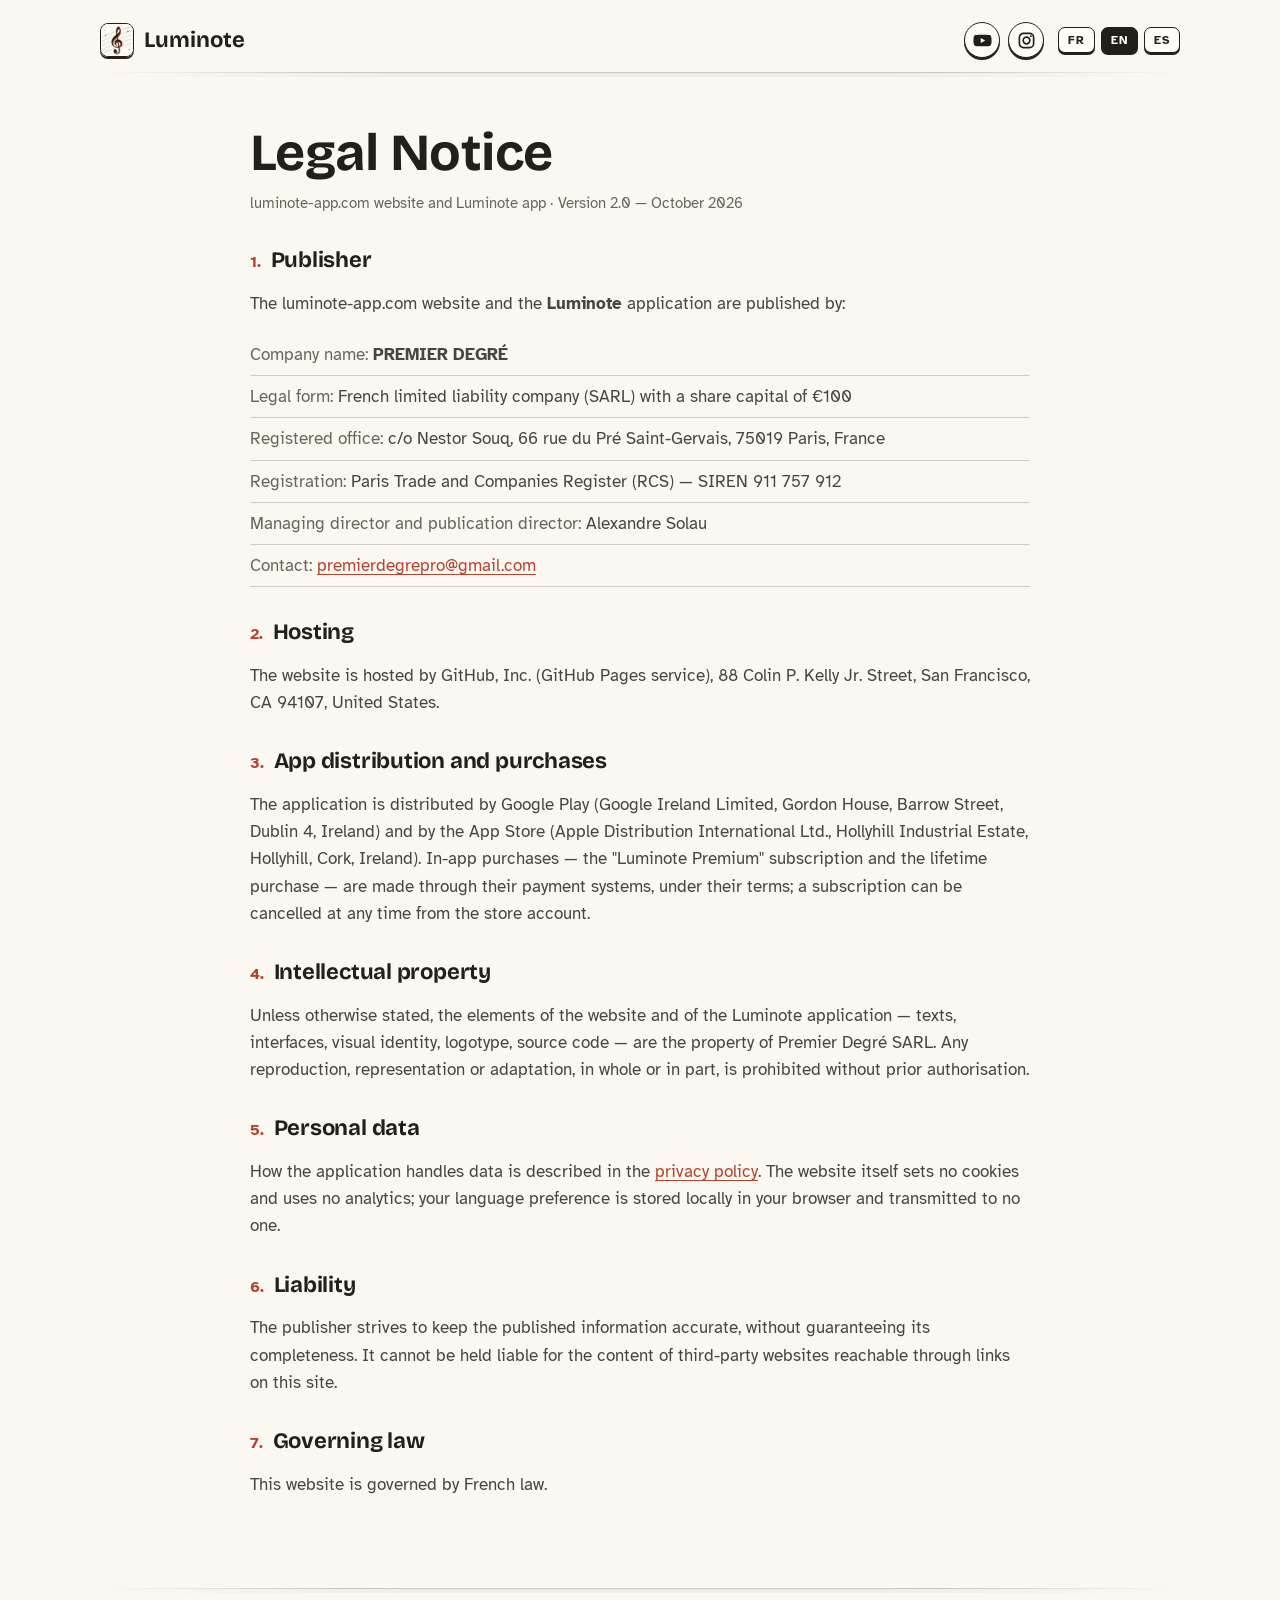
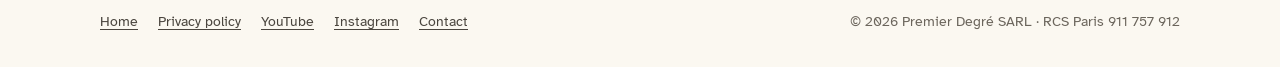
<file: mentions-legales.html>
<!DOCTYPE html>
<html lang="fr" class="lang-fr">
<head>
<meta charset="utf-8">
<meta name="viewport" content="width=device-width, initial-scale=1">
<title>Mentions légales — Luminote</title>
<meta name="description" content="Mentions légales du site luminote-app.com et de l'application Luminote, édités par Premier Degré SARL.">
<meta name="theme-color" content="#FBF8F1">
<link rel="icon" type="image/svg+xml" href="assets/img/favicon.svg">
<link rel="icon" type="image/png" sizes="32x32" href="assets/img/favicon-32.png">
<link rel="apple-touch-icon" href="assets/img/apple-touch-icon.png">
<link rel="stylesheet" href="assets/site.css">
<script src="assets/site.js" defer></script>
<noscript><style>.L{display:revert !important}</style></noscript>
</head>
<body data-title-fr="Mentions légales — Luminote"
      data-title-en="Legal Notice — Luminote"
      data-title-es="Aviso legal — Luminote">

<div class="page">
<div class="wrap">
  <header class="site-header">
    <a class="brand" href="index.html">
      <img src="assets/img/icon-192.png" alt="" width="34" height="34">
      Luminote
    </a>
    <div class="entete-droite">
      <nav class="reseaux" aria-label="Réseaux / Social / Redes">
        <a class="reseau" href="https://www.youtube.com/channel/UCDqkWlTgruHlAacoFFROLLQ" target="_blank" rel="noopener" aria-label="YouTube" title="YouTube"><svg viewBox="0 0 24 24" aria-hidden="true"><path fill="currentColor" fill-rule="evenodd" d="M23 7.2a3 3 0 0 0-2.1-2.1C19 4.6 12 4.6 12 4.6s-7 0-8.9.5A3 3 0 0 0 1 7.2 31 31 0 0 0 .5 12 31 31 0 0 0 1 16.8a3 3 0 0 0 2.1 2.1c1.9.5 8.9.5 8.9.5s7 0 8.9-.5a3 3 0 0 0 2.1-2.1 31 31 0 0 0 .5-4.8 31 31 0 0 0-.5-4.8zM9.75 15.02V8.98L15.5 12z"/></svg></a>
        <a class="reseau" href="https://www.instagram.com/luminote_app/" target="_blank" rel="noopener" aria-label="Instagram" title="Instagram"><svg viewBox="0 0 24 24" aria-hidden="true" fill="none" stroke="currentColor" stroke-width="2.1"><rect x="3" y="3" width="18" height="18" rx="5.2"/><circle cx="12" cy="12" r="4.2"/><circle cx="17.5" cy="6.5" r="1.2" fill="currentColor" stroke="none"/></svg></a>
      </nav>
      <div class="lang-switch" role="group" aria-label="Langue / Language / Idioma">
      <button type="button" data-lang="fr" aria-pressed="true" lang="fr">FR</button>
      <button type="button" data-lang="en" aria-pressed="false" lang="en">EN</button>
      <button type="button" data-lang="es" aria-pressed="false" lang="es">ES</button>
    </div>
    </div>
  </header>
  <div class="filet"></div>
</div>

<main class="doc">

  <!-- ═══════════════ FRANÇAIS ═══════════════ -->
  <div class="L fr" lang="fr">
    <header class="doc-entete">
      <h1>Mentions légales</h1>
      <p class="maj">Site luminote-app.com et application Luminote · Version 2.0 — octobre 2026</p>
    </header>

    <h2><span class="num">1.</span>Éditeur</h2>
    <p>Le site luminote-app.com et l'application <strong>Luminote</strong> sont édités par&nbsp;:</p>
    <ul class="kv">
      <li><span class="k">Dénomination&nbsp;:</span> <strong>PREMIER DEGRÉ</strong></li>
      <li><span class="k">Forme juridique&nbsp;:</span> société à responsabilité limitée (SARL) au capital de 100&nbsp;€</li>
      <li><span class="k">Siège social&nbsp;:</span> chez Nestor Souq, 66&nbsp;rue du Pré Saint-Gervais, 75019 Paris, France</li>
      <li><span class="k">Immatriculation&nbsp;:</span> RCS Paris — SIREN 911&nbsp;757&nbsp;912</li>
      <li><span class="k">Gérant et directeur de la publication&nbsp;:</span> Alexandre Solau</li>
      <li><span class="k">Contact&nbsp;:</span> <a href="mailto:premierdegrepro@gmail.com">premierdegrepro@gmail.com</a></li>
    </ul>

    <h2><span class="num">2.</span>Hébergement</h2>
    <p>Le site est hébergé par GitHub, Inc. (service GitHub Pages), 88&nbsp;Colin P. Kelly Jr. Street, San Francisco, CA&nbsp;94107, États-Unis.</p>

    <h2><span class="num">3.</span>Distribution de l'application et achats</h2>
    <p>L'application est distribuée par Google Play (Google Ireland Limited, Gordon House, Barrow Street, Dublin&nbsp;4, Irlande) et par l'App Store (Apple Distribution International Ltd., Hollyhill Industrial Estate, Hollyhill, Cork, Irlande). Les achats intégrés — l'abonnement «&nbsp;Luminote Premium&nbsp;» et l'achat à vie — sont réalisés par leurs systèmes de paiement, selon leurs conditions&nbsp;; un abonnement se résilie à tout moment depuis le compte du store.</p>

    <h2><span class="num">4.</span>Propriété intellectuelle</h2>
    <p>Sauf mention contraire, les éléments du site et de l'application Luminote — textes, interfaces, identité visuelle, logotype, code source — sont la propriété de Premier Degré SARL. Toute reproduction, représentation ou adaptation, totale ou partielle, est interdite sans autorisation préalable.</p>

    <h2><span class="num">5.</span>Données personnelles</h2>
    <p>Le traitement des données par l'application est décrit dans la <a href="confidentialite.html">politique de confidentialité</a>. Le site lui-même ne dépose aucun cookie et n'utilise aucune mesure d'audience&nbsp;; votre préférence de langue est enregistrée localement dans votre navigateur et n'est transmise à personne.</p>

    <h2><span class="num">6.</span>Responsabilité</h2>
    <p>L'éditeur s'efforce d'assurer l'exactitude des informations publiées, sans en garantir l'exhaustivité. Il ne saurait être tenu responsable du contenu des sites tiers accessibles par lien depuis ce site.</p>

    <h2><span class="num">7.</span>Droit applicable</h2>
    <p>Le présent site est régi par le droit français.</p>
  </div>

  <!-- ═══════════════ ENGLISH ═══════════════ -->
  <div class="L en" lang="en">
    <header class="doc-entete">
      <h1>Legal Notice</h1>
      <p class="maj">luminote-app.com website and Luminote app · Version 2.0 — October 2026</p>
    </header>

    <h2><span class="num">1.</span>Publisher</h2>
    <p>The luminote-app.com website and the <strong>Luminote</strong> application are published by:</p>
    <ul class="kv">
      <li><span class="k">Company name:</span> <strong>PREMIER DEGRÉ</strong></li>
      <li><span class="k">Legal form:</span> French limited liability company (SARL) with a share capital of €100</li>
      <li><span class="k">Registered office:</span> c/o Nestor Souq, 66&nbsp;rue du Pré Saint-Gervais, 75019 Paris, France</li>
      <li><span class="k">Registration:</span> Paris Trade and Companies Register (RCS) — SIREN 911&nbsp;757&nbsp;912</li>
      <li><span class="k">Managing director and publication director:</span> Alexandre Solau</li>
      <li><span class="k">Contact:</span> <a href="mailto:premierdegrepro@gmail.com">premierdegrepro@gmail.com</a></li>
    </ul>

    <h2><span class="num">2.</span>Hosting</h2>
    <p>The website is hosted by GitHub, Inc. (GitHub Pages service), 88&nbsp;Colin P. Kelly Jr. Street, San Francisco, CA&nbsp;94107, United States.</p>

    <h2><span class="num">3.</span>App distribution and purchases</h2>
    <p>The application is distributed by Google Play (Google Ireland Limited, Gordon House, Barrow Street, Dublin&nbsp;4, Ireland) and by the App Store (Apple Distribution International Ltd., Hollyhill Industrial Estate, Hollyhill, Cork, Ireland). In-app purchases — the "Luminote Premium" subscription and the lifetime purchase — are made through their payment systems, under their terms; a subscription can be cancelled at any time from the store account.</p>

    <h2><span class="num">4.</span>Intellectual property</h2>
    <p>Unless otherwise stated, the elements of the website and of the Luminote application — texts, interfaces, visual identity, logotype, source code — are the property of Premier Degré SARL. Any reproduction, representation or adaptation, in whole or in part, is prohibited without prior authorisation.</p>

    <h2><span class="num">5.</span>Personal data</h2>
    <p>How the application handles data is described in the <a href="confidentialite.html">privacy policy</a>. The website itself sets no cookies and uses no analytics; your language preference is stored locally in your browser and transmitted to no one.</p>

    <h2><span class="num">6.</span>Liability</h2>
    <p>The publisher strives to keep the published information accurate, without guaranteeing its completeness. It cannot be held liable for the content of third-party websites reachable through links on this site.</p>

    <h2><span class="num">7.</span>Governing law</h2>
    <p>This website is governed by French law.</p>
  </div>

  <!-- ═══════════════ ESPAÑOL ═══════════════ -->
  <div class="L es" lang="es">
    <header class="doc-entete">
      <h1>Aviso legal</h1>
      <p class="maj">Sitio luminote-app.com y aplicación Luminote · Versión 2.0 — octubre de 2026</p>
    </header>

    <h2><span class="num">1.</span>Editor</h2>
    <p>El sitio luminote-app.com y la aplicación <strong>Luminote</strong> están editados por:</p>
    <ul class="kv">
      <li><span class="k">Denominación:</span> <strong>PREMIER DEGRÉ</strong></li>
      <li><span class="k">Forma jurídica:</span> sociedad de responsabilidad limitada francesa (SARL) con un capital de 100&nbsp;€</li>
      <li><span class="k">Domicilio social:</span> c/o Nestor Souq, 66&nbsp;rue du Pré Saint-Gervais, 75019 París, Francia</li>
      <li><span class="k">Inscripción:</span> Registro Mercantil de París (RCS) — SIREN 911&nbsp;757&nbsp;912</li>
      <li><span class="k">Gerente y director de la publicación:</span> Alexandre Solau</li>
      <li><span class="k">Contacto:</span> <a href="mailto:premierdegrepro@gmail.com">premierdegrepro@gmail.com</a></li>
    </ul>

    <h2><span class="num">2.</span>Alojamiento</h2>
    <p>El sitio está alojado por GitHub, Inc. (servicio GitHub Pages), 88&nbsp;Colin P. Kelly Jr. Street, San Francisco, CA&nbsp;94107, Estados Unidos.</p>

    <h2><span class="num">3.</span>Distribución de la aplicación y compras</h2>
    <p>La aplicación se distribuye a través de Google Play (Google Ireland Limited, Gordon House, Barrow Street, Dublín&nbsp;4, Irlanda) y de la App Store (Apple Distribution International Ltd., Hollyhill Industrial Estate, Hollyhill, Cork, Irlanda). Las compras integradas — la suscripción «Luminote Premium» y la compra de por vida — se realizan mediante sus sistemas de pago, según sus condiciones; una suscripción puede cancelarse en cualquier momento desde la cuenta de la tienda.</p>

    <h2><span class="num">4.</span>Propiedad intelectual</h2>
    <p>Salvo mención en contrario, los elementos del sitio y de la aplicación Luminote — textos, interfaces, identidad visual, logotipo, código fuente — son propiedad de Premier Degré SARL. Queda prohibida toda reproducción, representación o adaptación, total o parcial, sin autorización previa.</p>

    <h2><span class="num">5.</span>Datos personales</h2>
    <p>El tratamiento de datos por parte de la aplicación se describe en la <a href="confidentialite.html">política de privacidad</a>. El propio sitio no deposita ninguna cookie ni utiliza medición de audiencia; tu preferencia de idioma se guarda localmente en tu navegador y no se transmite a nadie.</p>

    <h2><span class="num">6.</span>Responsabilidad</h2>
    <p>El editor procura garantizar la exactitud de la información publicada, sin garantizar su exhaustividad. No se le podrá responsabilizar del contenido de los sitios de terceros accesibles mediante enlaces desde este sitio.</p>

    <h2><span class="num">7.</span>Derecho aplicable</h2>
    <p>El presente sitio se rige por el derecho francés.</p>
  </div>

</main>

<div class="wrap">
  <footer class="site-footer">
    <div class="filet"></div>
    <div class="pied">
      <nav aria-label="Pages légales">
        <a href="index.html">
          <span class="L fr" lang="fr">Accueil</span>
          <span class="L en" lang="en">Home</span>
          <span class="L es" lang="es">Inicio</span>
        </a>
        <a href="confidentialite.html">
          <span class="L fr" lang="fr">Politique de confidentialité</span>
          <span class="L en" lang="en">Privacy policy</span>
          <span class="L es" lang="es">Política de privacidad</span>
        </a>
        <a href="https://www.youtube.com/channel/UCDqkWlTgruHlAacoFFROLLQ" target="_blank" rel="noopener">YouTube</a>
        <a href="https://www.instagram.com/luminote_app/" target="_blank" rel="noopener">Instagram</a>
        <a href="mailto:premierdegrepro@gmail.com">Contact</a>
      </nav>
      <p>© 2026 Premier Degré SARL · RCS Paris 911 757 912</p>
    </div>
  </footer>
</div>
</div>

</body>
</html>
</file>
<file: assets/site.css>
/* ═══════════════════════════════════════════════════════════════════
   Luminote — site vitrine, DA « papier » de l'app 2.0 (octobre 2026).
   Valeurs reprises de src/styles/papier.css (charte) : papier grainé,
   encre, deux accents (terracotta = ce qui se gagne, vert = ce qui se
   joue), hachures 38°, ombres opaques jamais floues, tampons.
   Aucune ressource externe : polices auto-hébergées (assets/fonts/).
   ═══════════════════════════════════════════════════════════════════ */

/* ── Polices (celles de l'app) ── */
@font-face { font-family: 'Atkinson Hyperlegible'; font-style: normal; font-weight: 400; font-display: swap; src: url('fonts/atkinson-hyperlegible-latin-400-normal.woff2') format('woff2'); }
@font-face { font-family: 'Atkinson Hyperlegible'; font-style: italic; font-weight: 400; font-display: swap; src: url('fonts/atkinson-hyperlegible-latin-400-italic.woff2') format('woff2'); }
@font-face { font-family: 'Atkinson Hyperlegible'; font-style: normal; font-weight: 700; font-display: swap; src: url('fonts/atkinson-hyperlegible-latin-700-normal.woff2') format('woff2'); }
@font-face { font-family: 'Bricolage Grotesque'; font-style: normal; font-weight: 600; font-display: swap; src: url('fonts/bricolage-grotesque-latin-600-normal.woff2') format('woff2'); }
@font-face { font-family: 'Bricolage Grotesque'; font-style: normal; font-weight: 700; font-display: swap; src: url('fonts/bricolage-grotesque-latin-700-normal.woff2') format('woff2'); }
@font-face { font-family: 'Caveat'; font-style: normal; font-weight: 500; font-display: swap; src: url('fonts/caveat-latin-500-normal.woff2') format('woff2'); }
/* Bravura : les glyphes musicaux (clé de sol U+E050). */
@font-face { font-family: 'Bravura'; font-style: normal; font-weight: 400; font-display: block; src: url('fonts/Bravura.woff2') format('woff2'); }

/* ── Tokens (mêmes valeurs que l'app) ── */
:root {
  --papier: #FBF8F1;
  --papier-carte: #FFFDF8;
  --papier-creuse: #F3F0E9;
  --encre: #23201C;
  --encre-douce: #4A453E;
  --texte-2: #6B655C;
  --decor: #9A948A;
  --terracotta: #B4442E;
  --terracotta-sombre: #7E2E1F;
  --terracotta-pale: #FBF2EF;
  --vert: #2F6B52;
  --vert-sombre: #1F4A38;
  --vert-pale: #EFF5F1;
  --trait: 1.25px;
  --trait-fort: 1.5px;
  --rayon-bouton: 10px;
  --rayon-surface: 16px;
  --ombre: 0 3px 0 var(--encre);
  --ombre-grande: 0 5px 0 var(--encre);
  --ressort: cubic-bezier(.3, 1.4, .5, 1);
  --fonte-corps: 'Atkinson Hyperlegible', system-ui, sans-serif;
  --fonte-titres: 'Bricolage Grotesque', 'Atkinson Hyperlegible', sans-serif;
  --fonte-manuscrite: 'Caveat', cursive;
  --hachures: repeating-linear-gradient(38deg, rgba(245, 241, 233, .16) 0 1.1px, transparent 1.1px 4px);
  --grain: radial-gradient(rgba(35, 32, 28, .05) .5px, transparent .6px) 0 0/4px 4px;
}

/* ── Base ── */
*, *::before, *::after { box-sizing: border-box; }
html { -webkit-text-size-adjust: 100%; scroll-behavior: smooth; }
body {
  margin: 0;
  background: var(--grain) var(--papier);
  color: var(--encre);
  font: 400 17px/1.6 var(--fonte-corps);
  overflow-x: hidden;
}
img, video { display: block; max-width: 100%; }
a { color: var(--terracotta); text-underline-offset: 3px; }
a:hover { color: var(--terracotta-sombre); }
:focus-visible { outline: 2px solid var(--vert); outline-offset: 3px; border-radius: 4px; }
::selection { background: var(--terracotta-pale); }

/* Trilingue : seul le bloc de la langue choisie s'affiche. */
.L { display: none; }
html.lang-fr .L.fr, html.lang-en .L.en, html.lang-es .L.es { display: revert; }

.wrap { width: min(1080px, 100% - 32px); margin-inline: auto; position: relative; }
.page { position: relative; overflow: hidden; }

/* ── En-tête ── */
.site-header { display: flex; align-items: center; justify-content: space-between; gap: 16px; padding: 22px 0 14px; }
.brand { display: inline-flex; align-items: center; gap: 10px; font: 700 22px var(--fonte-titres); color: var(--encre); text-decoration: none; }
.brand:hover { color: var(--encre); }
.brand img { border-radius: 8px; border: var(--trait) solid var(--encre); box-shadow: 0 2px 0 var(--encre); }
.lang-switch { display: inline-flex; gap: 6px; }
/* Réseaux (05/11, Nestor) : YouTube et Instagram bien visibles, en-tête de chaque page et bandeau final */
.entete-droite { display: flex; align-items: center; gap: 14px; }
.reseaux { display: inline-flex; gap: 8px; }
.reseau {
  display: inline-grid; place-items: center; width: 36px; height: 36px;
  color: var(--encre); background: var(--papier-carte);
  border: var(--trait) solid var(--encre); border-radius: 50%; box-shadow: 0 2px 0 var(--encre);
  transition: transform .12s var(--ressort), box-shadow .12s, color .12s;
}
.reseau:hover { color: var(--terracotta); }
.reseau:active { transform: translateY(2px); box-shadow: none; }
.reseau svg { width: 19px; height: 19px; }
.lang-switch button {
  font: 700 12px var(--fonte-corps); letter-spacing: .08em;
  color: var(--encre); background: var(--papier-carte);
  border: var(--trait) solid var(--encre); border-radius: 7px;
  padding: 5px 9px; cursor: pointer;
  box-shadow: 0 2px 0 var(--encre);
  transition: transform .12s var(--ressort), box-shadow .12s;
}
.lang-switch button:active { transform: translateY(2px); box-shadow: none; }
.lang-switch button[aria-pressed="true"] { background: var(--encre); color: var(--papier-carte); }
.filet {
  height: 5px;
  background:
    linear-gradient(90deg, transparent, rgba(35, 32, 28, .22) 22%, rgba(35, 32, 28, .22) 78%, transparent) 0 0/100% 1px no-repeat,
    linear-gradient(90deg, transparent, rgba(35, 32, 28, .05) 28%, rgba(35, 32, 28, .05) 72%, transparent) 0 1px/100% 4px no-repeat;
}

/* Filigrane : la clé de sol géante de chaque écran de l'app. */
.filigrane {
  position: absolute; pointer-events: none; user-select: none;
  font: 400 560px/1 Bravura, serif; color: rgba(35, 32, 28, .045);
  transform: rotate(8deg); z-index: -1;
}
.filigrane-heros { right: -110px; top: 40px; }
.filigrane-bas { left: -150px; bottom: 120px; transform: rotate(-10deg); }

/* ── Typo ── */
h1, h2, h3 { font-family: var(--fonte-titres); font-weight: 700; line-height: 1.08; margin: 0; letter-spacing: -.01em; }
.libelle { display: block; font: 700 12px var(--fonte-corps); letter-spacing: .18em; text-transform: uppercase; color: var(--texte-2); margin-bottom: 10px; }
.titre-section { font-size: clamp(30px, 4.6vw, 44px); max-width: 20ch; }
.chapo { color: var(--encre-douce); max-width: 60ch; margin: 14px 0 0; }
.manuscrit { font: 500 22px/1.2 var(--fonte-manuscrite); color: var(--vert); }
section { padding: clamp(56px, 9vw, 96px) 0 0; }

/* ── Tampon ── */
.tampon {
  display: inline-block;
  font: 700 12px var(--fonte-corps); letter-spacing: .08em; text-transform: uppercase;
  color: var(--terracotta); background: var(--terracotta-pale);
  border: var(--trait-fort) solid var(--terracotta); border-radius: 6px;
  padding: 3px 10px; transform: rotate(-4deg);
  box-shadow: 0 2px 0 var(--terracotta);
}
.tampon.vert { color: var(--vert); background: var(--vert-pale); border-color: var(--vert); box-shadow: 0 2px 0 var(--vert); }
.tampon.discret { color: var(--texte-2); background: var(--papier-carte); border-color: var(--decor); box-shadow: none; }
.tampon-anim { animation: tamponIn .5s var(--ressort) .35s both; }
@keyframes tamponIn {
  0% { opacity: 0; transform: scale(2.6) rotate(-28deg); }
  55% { opacity: 1; transform: scale(.82) rotate(-2deg); }
  75% { transform: scale(1.12) rotate(-4deg); }
  100% { opacity: 1; transform: scale(1) rotate(-4deg); }
}

/* ── Boutons papier ── */
.btn {
  display: inline-flex; align-items: center; justify-content: center; gap: 10px;
  min-height: 54px; padding: 10px 22px;
  font: 700 16px var(--fonte-titres); text-decoration: none;
  border-radius: var(--rayon-bouton); border: var(--trait) solid var(--encre);
  box-shadow: var(--ombre); cursor: pointer;
  transition: transform .12s var(--ressort), box-shadow .12s;
}
.btn:active { transform: translateY(3px); box-shadow: none; }
.btn-store { background: var(--hachures) var(--terracotta); color: var(--papier-carte); border-color: var(--terracotta-sombre); box-shadow: 0 3px 0 var(--terracotta-sombre); }
.btn-store:hover { color: var(--papier-carte); }
.btn .lignes { display: flex; flex-direction: column; line-height: 1.1; text-align: left; }
.btn small { font: 700 10px var(--fonte-corps); letter-spacing: .12em; text-transform: uppercase; opacity: .92; margin-bottom: 2px; }
.btn-bientot { background: var(--papier-carte); color: var(--texte-2); border-style: dashed; border-color: var(--decor); box-shadow: none; cursor: default; position: relative; }
.btn-bientot:active { transform: none; }
.btn-bientot .tampon { position: absolute; top: -13px; right: -6px; font-size: 10px; padding: 2px 7px; }

/* ── Héros ── */
.heros { display: grid; grid-template-columns: 1.1fr .9fr; align-items: center; gap: 40px; padding-top: clamp(28px, 6vw, 64px); }
.heros .tampon { margin-bottom: 18px; }
.heros h1 { font-size: clamp(60px, 11vw, 112px); line-height: .95; }
.heros .devise { font: italic 400 clamp(20px, 2.6vw, 26px)/1.3 var(--fonte-corps); color: var(--texte-2); margin: 12px 0 0; }
.heros .chapo { font-size: 18px; margin-top: 22px; }
.ctas { display: flex; flex-wrap: wrap; gap: 18px; margin-top: 30px; align-items: center; }
.reassurance { display: flex; flex-wrap: wrap; gap: 8px 18px; margin: 22px 0 0; padding: 0; list-style: none; color: var(--texte-2); font-size: 15px; }
.reassurance li::before { content: '✓'; color: var(--vert); font-weight: 700; margin-right: 6px; }

/* Téléphone papier */
.tel {
  width: min(300px, 78vw); margin-inline: auto; padding: 10px;
  background: var(--papier-carte); border: var(--trait-fort) solid var(--encre);
  border-radius: 38px; box-shadow: var(--ombre-grande);
}
.tel .ecran { border-radius: 29px; overflow: hidden; border: var(--trait) solid rgba(35, 32, 28, .25); aspect-ratio: 390 / 844; background: var(--papier); }
.tel .ecran img, .tel .ecran video { width: 100%; height: 100%; object-fit: cover; }
.heros .tel { transform: rotate(2deg); }
.legende { text-align: center; margin-top: 16px; }

/* ── Cartes ── */
.carte {
  background: var(--grain) var(--papier-carte);
  border: var(--trait) solid var(--encre); border-radius: var(--rayon-surface);
  box-shadow: var(--ombre); padding: 24px 22px 22px;
}

/* ── Écrans ── */
.ecrans { display: grid; grid-template-columns: repeat(4, 1fr); gap: 26px; margin-top: 38px; }
.ecrans figure { margin: 0; }
.ecrans .tel { width: 100%; padding: 7px; border-radius: 28px; box-shadow: var(--ombre); }
.ecrans .tel .ecran { border-radius: 21px; }
.ecrans figure:nth-child(odd) .tel { transform: rotate(-1.5deg); }
.ecrans figure:nth-child(even) .tel { transform: rotate(1.5deg); }
.ecrans figcaption { text-align: center; margin-top: 14px; }


/* ── Offre ── */
.offre { display: grid; grid-template-columns: 1fr 1fr; gap: 34px; align-items: start; margin-top: 34px; }
.offre-gratuit p { margin: 0 0 14px; color: var(--encre-douce); }
.jetons { display: inline-flex; gap: 6px; margin: 4px 0 18px; }
.jetons i {
  width: 26px; height: 26px; border-radius: 50%; display: inline-block;
  background: var(--hachures) var(--terracotta); border: var(--trait) solid var(--encre); box-shadow: 0 2px 0 var(--encre);
}
.jetons i.vide { background: var(--papier-carte); border-style: dashed; border-color: var(--decor); box-shadow: none; }
.complete { border-color: var(--terracotta); box-shadow: 0 4px 0 var(--terracotta); position: relative; }
.complete > .tampon { position: absolute; top: -13px; right: 18px; }
.complete h3 { font-size: 26px; }
.avantages { list-style: none; padding: 0; margin: 14px 0 6px; }
.avantages li { padding: 9px 0; border-bottom: .75px solid rgba(35, 32, 28, .25); }
.avantages li::before { content: '✓'; color: var(--vert); font-weight: 800; margin-right: 10px; }
.prix { list-style: none; padding: 0; margin: 14px 0 0; }
.prix li { display: flex; justify-content: space-between; gap: 12px; align-items: baseline; padding: 6px 0; }
.prix li b { font: 700 19px var(--fonte-titres); white-space: nowrap; }
.prix .sous { display: block; color: var(--texte-2); font-size: 14px; }
.petit { font-size: 13px; color: var(--texte-2); margin: 12px 0 0; }

/* ── Engagements ── */
.engagements { display: flex; flex-wrap: wrap; justify-content: center; gap: 16px 22px; margin-top: 26px; }
.engagements .tampon { font-size: 13px; padding: 5px 12px; }
.engagements .tampon:nth-child(even) { transform: rotate(3deg); }

/* ── Questions fréquentes (05/11) ── */
.faq { max-width: 720px; margin-top: 30px; }
.faq details { border-bottom: .75px solid rgba(35, 32, 28, .25); }
.faq summary {
  list-style: none; cursor: pointer; padding: 16px 30px 16px 0; position: relative;
  font: 700 18px var(--fonte-titres); color: var(--encre);
}
.faq summary::-webkit-details-marker { display: none; }
.faq summary::after { content: '+'; position: absolute; right: 4px; top: 13px; font-size: 22px; color: var(--terracotta); }
.faq details[open] summary::after { content: '−'; }
.faq details p { margin: 0 0 18px; color: var(--encre-douce); }

/* ── Bandeau final ── */
.final { text-align: center; padding-bottom: 20px; }
.final .clef { display: block; font: 400 84px/1 Bravura, serif; color: var(--encre); text-shadow: 3px 3px 0 var(--terracotta); margin-bottom: 4px; }
.final h2 { font-size: clamp(30px, 4.6vw, 44px); }
.final .chapo { margin-inline: auto; }
.final .ctas { justify-content: center; }
.suivre { margin-top: 38px; }
.suivre-titre { font: 700 clamp(24px, 3vw, 30px)/1.2 var(--fonte-manuscrite); color: var(--vert); margin: 0 0 4px; }
.suivre .ctas { margin-top: 14px; }
.btn-reseau { background: var(--papier-carte); color: var(--encre); }
.btn-reseau:hover { color: var(--terracotta); }
.btn-reseau svg { width: 24px; height: 24px; flex: none; }

/* ── Pied de page ── */
.site-footer { margin-top: clamp(56px, 8vw, 90px); padding: 0 0 34px; color: var(--texte-2); font-size: 14px; }
.site-footer .pied { display: flex; flex-wrap: wrap; justify-content: space-between; gap: 12px 24px; align-items: center; margin-top: 18px; }
.site-footer nav { display: flex; flex-wrap: wrap; gap: 8px 20px; }
.site-footer a { color: var(--encre-douce); }
.site-footer p { margin: 0; }

/* ── Pages légales ── */
.doc { width: min(780px, 100% - 32px); margin: 0 auto; padding-top: clamp(28px, 5vw, 48px); }
.doc-entete h1 { font-size: clamp(36px, 6vw, 52px); }
.doc-entete .maj { color: var(--texte-2); margin: 10px 0 0; font-size: 15px; }
.doc .carte { margin: 26px 0 8px; }
.doc .carte p { margin: 0; color: var(--encre); }
.doc h2 { font-size: 22px; margin: 34px 0 10px; display: flex; gap: 10px; align-items: baseline; }
.doc h2 .num { font: 700 16px var(--fonte-corps); color: var(--terracotta); }
.doc p, .doc li { color: var(--encre-douce); }
.doc ul { padding-left: 20px; }
.doc ul.kv { list-style: none; padding: 0; }
.doc ul.kv li { padding: 7px 0; border-bottom: .75px solid rgba(35, 32, 28, .2); }
.doc .k { color: var(--texte-2); }

/* ── Mobile ── */
@media (max-width: 900px) {
  .heros { grid-template-columns: 1fr; }
  .heros .tel { margin-top: 10px; }
  .offre { grid-template-columns: 1fr; }
  .ecrans { grid-template-columns: repeat(2, 1fr); gap: 22px; }
  .filigrane { font-size: 380px; }
}
@media (max-width: 420px) {
  body { font-size: 16px; }
  .ctas .btn { width: 100%; }
  .site-header { padding-top: 16px; }
  .brand { font-size: 20px; }
  .entete-droite { gap: 8px; }
  .reseaux { gap: 6px; }
  .reseau { width: 32px; height: 32px; }
  .reseau svg { width: 17px; height: 17px; }
  .suivre .ctas { flex-wrap: nowrap; gap: 12px; }
  .suivre .ctas .btn { width: auto; flex: 1; padding-inline: 10px; }
  .brand img { width: 30px; height: 30px; }
}

@media (prefers-reduced-motion: reduce) {
  *, *::before, *::after { animation: none !important; transition: none !important; scroll-behavior: auto !important; }
}
</file>
<file: demo/app/assets/index-0i04YI5d.css>
@font-face{font-family:Quicksand;font-style:normal;font-weight:400;font-display:swap;src:url(../fonts/quicksand-latin-400-normal.woff2) format("woff2");unicode-range:U+0000-00FF,U+0131,U+0152-0153,U+02BB-02BC,U+02C6,U+02DA,U+02DC,U+0304,U+0308,U+0329,U+2000-206F,U+20AC,U+2122,U+2191,U+2193,U+2212,U+2215,U+FEFF,U+FFFD}@font-face{font-family:Quicksand;font-style:normal;font-weight:500;font-display:swap;src:url(../fonts/quicksand-latin-500-normal.woff2) format("woff2");unicode-range:U+0000-00FF,U+0131,U+0152-0153,U+02BB-02BC,U+02C6,U+02DA,U+02DC,U+0304,U+0308,U+0329,U+2000-206F,U+20AC,U+2122,U+2191,U+2193,U+2212,U+2215,U+FEFF,U+FFFD}@font-face{font-family:Quicksand;font-style:normal;font-weight:600;font-display:swap;src:url(../fonts/quicksand-latin-600-normal.woff2) format("woff2");unicode-range:U+0000-00FF,U+0131,U+0152-0153,U+02BB-02BC,U+02C6,U+02DA,U+02DC,U+0304,U+0308,U+0329,U+2000-206F,U+20AC,U+2122,U+2191,U+2193,U+2212,U+2215,U+FEFF,U+FFFD}@font-face{font-family:Quicksand;font-style:normal;font-weight:700;font-display:swap;src:url(../fonts/quicksand-latin-700-normal.woff2) format("woff2");unicode-range:U+0000-00FF,U+0131,U+0152-0153,U+02BB-02BC,U+02C6,U+02DA,U+02DC,U+0304,U+0308,U+0329,U+2000-206F,U+20AC,U+2122,U+2191,U+2193,U+2212,U+2215,U+FEFF,U+FFFD}@font-face{font-family:Quicksand;font-style:normal;font-weight:400;font-display:swap;src:url(../fonts/quicksand-latin-ext-400-normal.woff2) format("woff2");unicode-range:U+0100-02BA,U+02BD-02C5,U+02C7-02CC,U+02CE-02D7,U+02DD-02FF,U+0304,U+0308,U+0329,U+1D00-1DBF,U+1E00-1E9F,U+1EF2-1EFF,U+2020,U+20A0-20AB,U+20AD-20C0,U+2113,U+2C60-2C7F,U+A720-A7FF}@font-face{font-family:Quicksand;font-style:normal;font-weight:500;font-display:swap;src:url(../fonts/quicksand-latin-ext-500-normal.woff2) format("woff2");unicode-range:U+0100-02BA,U+02BD-02C5,U+02C7-02CC,U+02CE-02D7,U+02DD-02FF,U+0304,U+0308,U+0329,U+1D00-1DBF,U+1E00-1E9F,U+1EF2-1EFF,U+2020,U+20A0-20AB,U+20AD-20C0,U+2113,U+2C60-2C7F,U+A720-A7FF}@font-face{font-family:Quicksand;font-style:normal;font-weight:600;font-display:swap;src:url(../fonts/quicksand-latin-ext-600-normal.woff2) format("woff2");unicode-range:U+0100-02BA,U+02BD-02C5,U+02C7-02CC,U+02CE-02D7,U+02DD-02FF,U+0304,U+0308,U+0329,U+1D00-1DBF,U+1E00-1E9F,U+1EF2-1EFF,U+2020,U+20A0-20AB,U+20AD-20C0,U+2113,U+2C60-2C7F,U+A720-A7FF}@font-face{font-family:Quicksand;font-style:normal;font-weight:700;font-display:swap;src:url(../fonts/quicksand-latin-ext-700-normal.woff2) format("woff2");unicode-range:U+0100-02BA,U+02BD-02C5,U+02C7-02CC,U+02CE-02D7,U+02DD-02FF,U+0304,U+0308,U+0329,U+1D00-1DBF,U+1E00-1E9F,U+1EF2-1EFF,U+2020,U+20A0-20AB,U+20AD-20C0,U+2113,U+2C60-2C7F,U+A720-A7FF}:root{--scale: 1;--scale-v: 1;--safe-area-inset-top: env(safe-area-inset-top, 0px);--safe-area-inset-right: env(safe-area-inset-right, 0px);--safe-area-inset-bottom: env(safe-area-inset-bottom, 0px);--safe-area-inset-left: env(safe-area-inset-left, 0px)}html,body,#root{margin:0;height:100%}body{background:#0f172a;padding-left:var(--safe-area-inset-left);padding-right:var(--safe-area-inset-right)}
</file>
